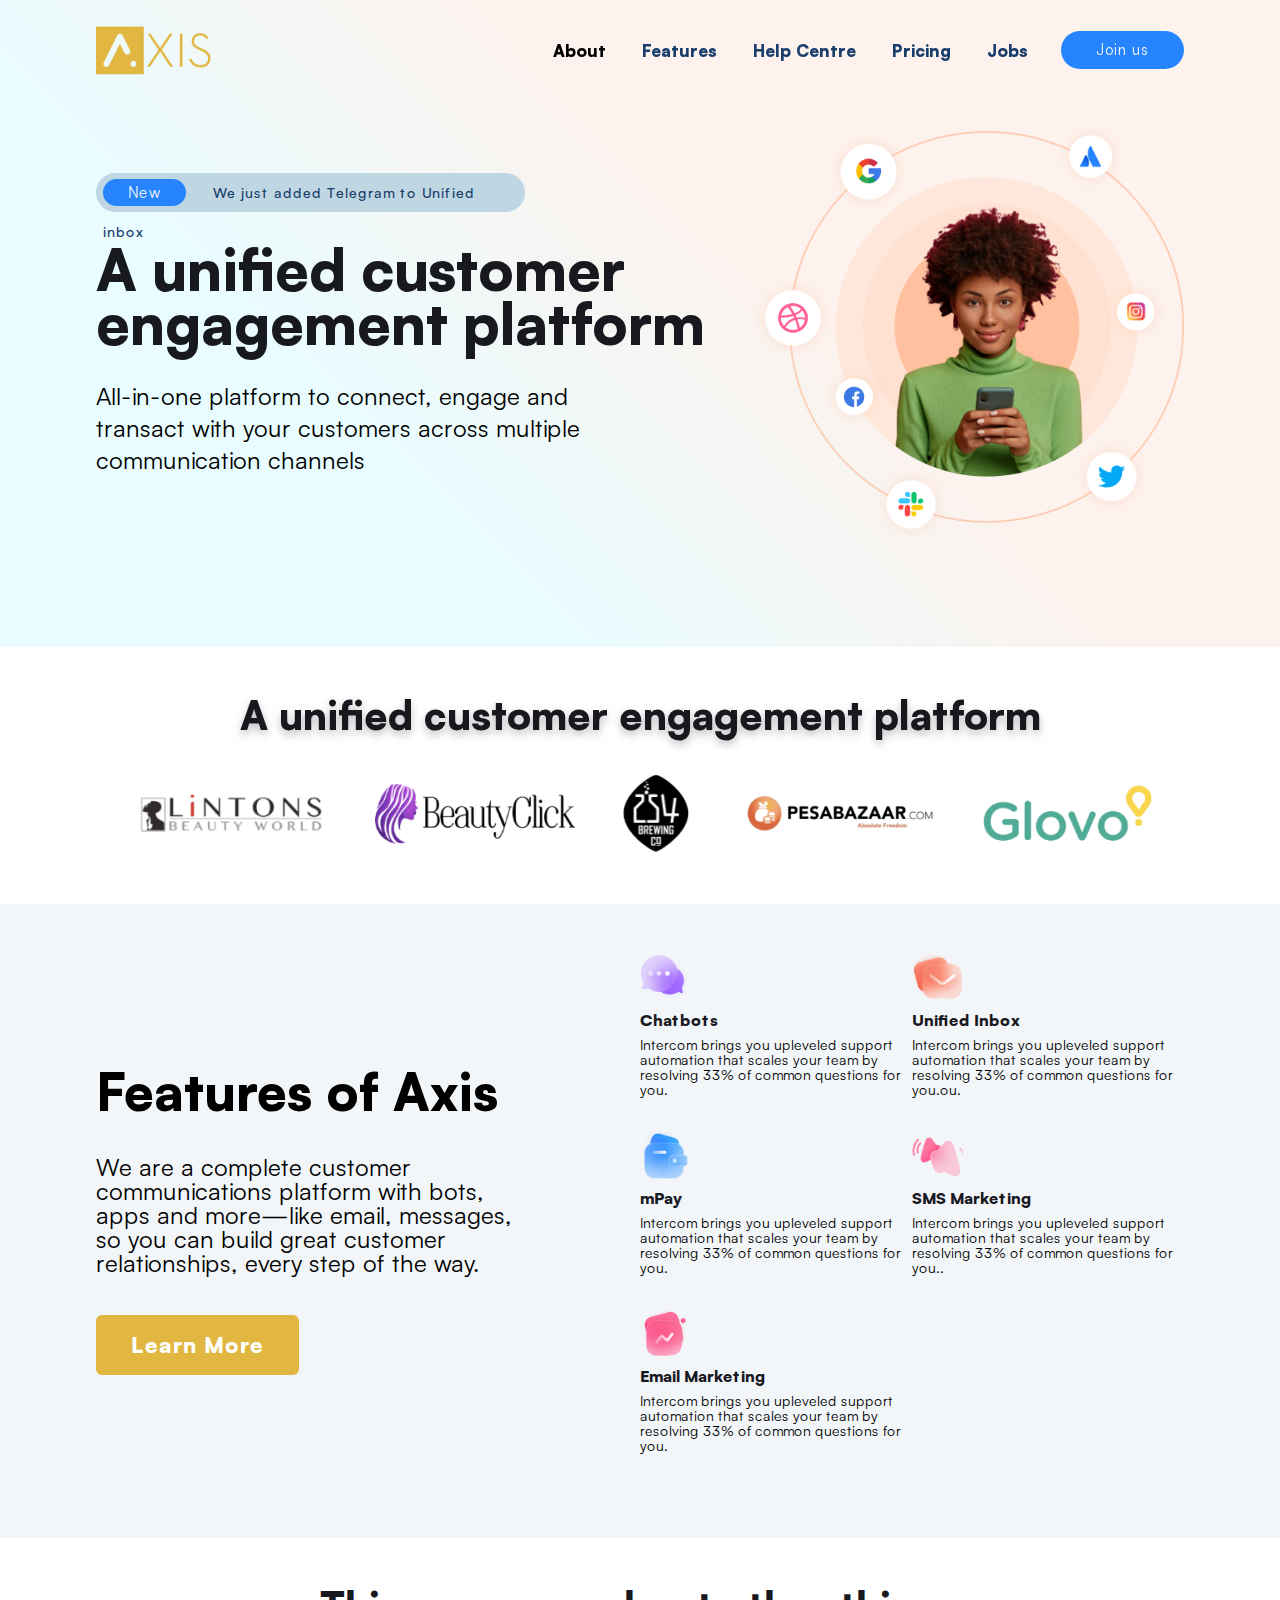
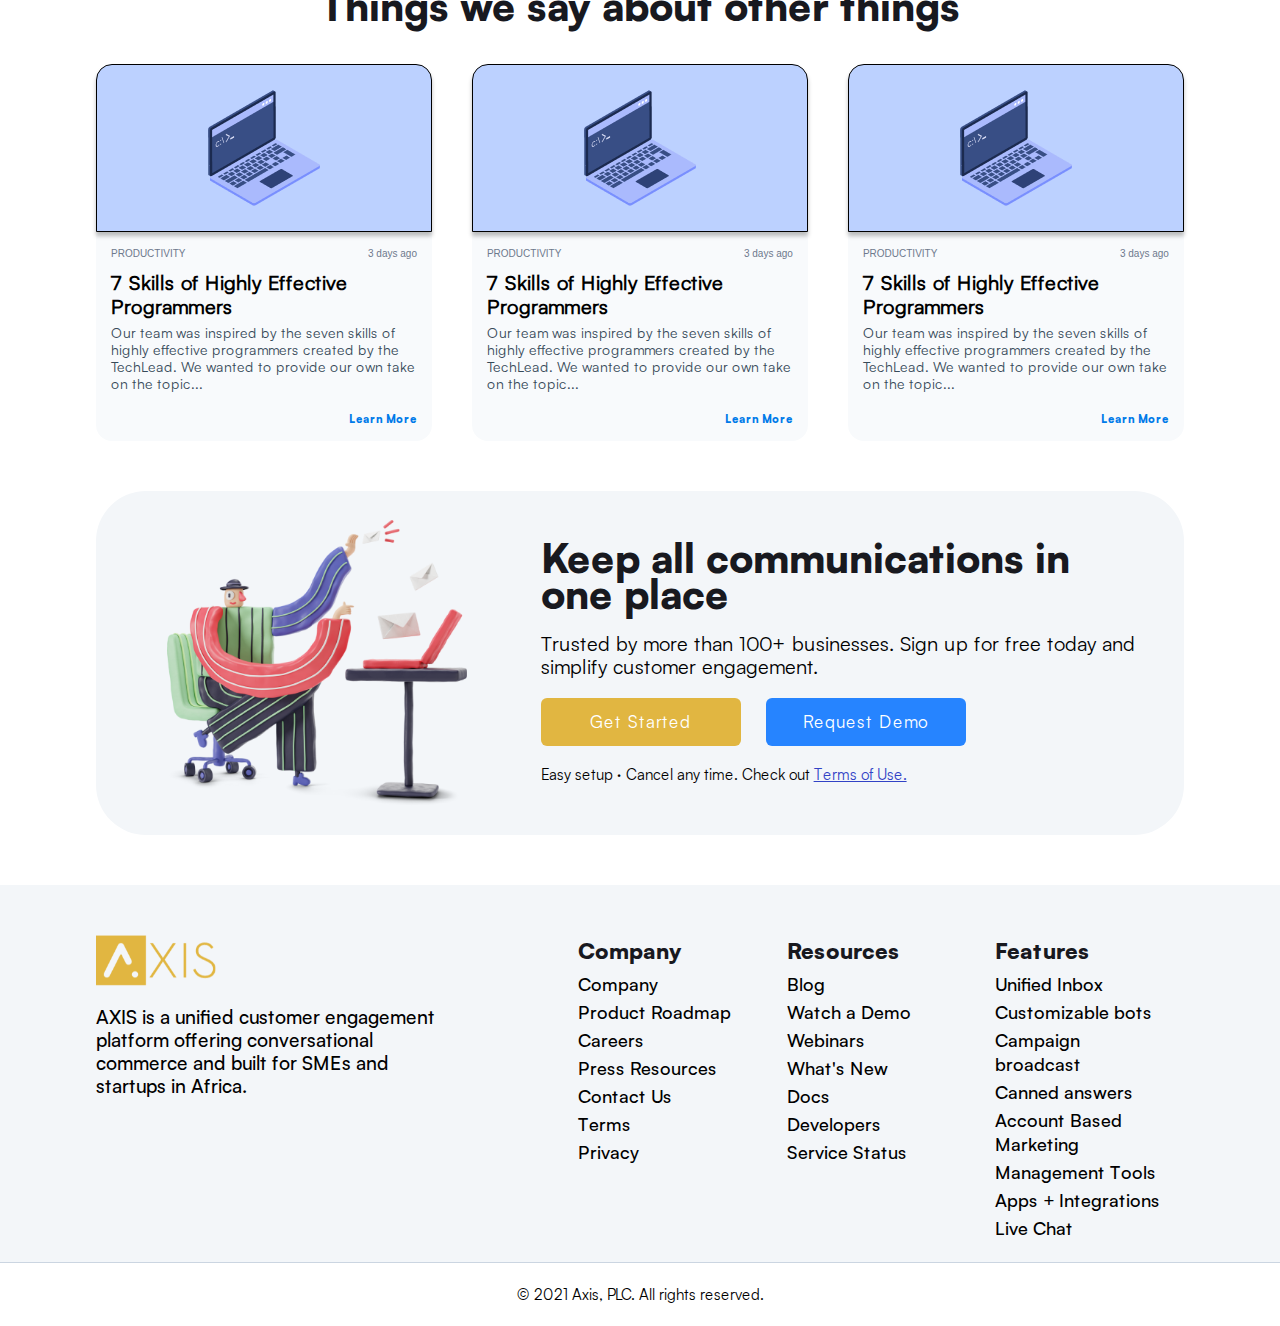
<file: index.html>
<!DOCTYPE html>
<html lang="en">
<head>
    <meta charset="utf-8">
    <title>Axis</title>
    <meta name="viewport" content="width=device-width, initial-scale=1, minimum-scale=1, maximum-scale=1, user-scalable=no"/>
    <link rel="apple-touch-icon" sizes="57x57" href="images/favicon/apple-icon-57x57.png">
    <link rel="apple-touch-icon" sizes="60x60" href="images/favicon/apple-icon-60x60.png">
    <link rel="apple-touch-icon" sizes="72x72" href="images/favicon/apple-icon-72x72.png">
    <link rel="apple-touch-icon" sizes="76x76" href="images/favicon/apple-icon-76x76.png">
    <link rel="apple-touch-icon" sizes="114x114" href="images/favicon/apple-icon-114x114.png">
    <link rel="apple-touch-icon" sizes="120x120" href="images/favicon/apple-icon-120x120.png">
    <link rel="apple-touch-icon" sizes="144x144" href="images/favicon/apple-icon-144x144.png">
    <link rel="apple-touch-icon" sizes="152x152" href="images/favicon/apple-icon-152x152.png">
    <link rel="apple-touch-icon" sizes="180x180" href="images/favicon/apple-icon-180x180.png">
    <link rel="icon" type="image/png" sizes="192x192" href="images/favicon/android-icon-192x192.png">
    <link rel="icon" type="image/png" sizes="32x32" href="images/favicon/favicon-32x32.png">
    <link rel="icon" type="image/png" sizes="96x96" href="images/favicon/favicon-96x96.png">
    <link rel="icon" type="image/png" sizes="16x16" href="images/favicon/favicon-16x16.png">
    <link rel="manifest" href="images/favicon/manifest.json">
    <meta name="msapplication-TileColor" content="#003b4c">
    <meta name="msapplication-TileImage" content="images/favicon/ms-icon-144x144.png">
    <meta name="theme-color" content="#003b4c">

    <link rel="stylesheet" type="text/css" href="css/plugin.css" />
    <link rel="stylesheet" type="text/css" href="css/main.css" />
</head>
<body>
<!-- main_wrapper -->
<div id="main_wrapper" class="clearfloat">
    <!-- mobile_nav_wrapper -->
    <div id="mobile_nav_wrapper">
        <div class="mobile-nav-content">
            <div class="header">
                <a href="#" class="menu-close">&times;</a>
                <a href="#" class="logo">
                    <img src="images/Axis-logo.png" alt="logo">
                </a>
            </div>
            <ul class="mobile-nav">
                <li>
                    <a href="#" class="active">Home</a>
                </li>
                <li>
                    <a href="#">About</a>
                </li>
                <li>
                    <a href="#">Features</a>
                </li>
                <li>
                    <a href="#">Help Centre</a>
                </li>
                <li>
                    <a href="#">Pricing</a>
                </li>
                <li>
                    <a href="#">Contact us</a>
                </li>
            </ul>
        </div>
    </div>
    <!-- mobile_nav_wrapper end -->
<!-- header -->
<section class="bg">
    <header class="scrollingg">
        <div class="wrapper" class="clearfloat">
            <div class="top-bar">
                <div class="col left">
                    <a href="index.html" class="logo"> <img src="images/Axis-logo.png" width="186" height="77" alt="Axis-logo"> </a>
                </div>
                <div class="col right">
                    <div class="menu-icon"><span class="icon-main-menu"></span></div>
                    <div class="main-menu">
                        <ul id="main_nav">
                            <li class="current active">
                                <a href="#">About</a>
                            </li>
                            <li >
                                <a href="#">Features</a>
                            </li>
                            <li >
                                <a href="#">Help Centre</a>
                            </li>
                            <li >
                                <a href="#">Pricing</a>
                            </li>
                            <li>
                                <a href="about-us.html">Jobs</a>
                            </li>
                        </ul>
                    </div>
                    <button class="btn btn-secondary btn-join">
                        <span>Join us</span>
                    </button>
                </div>
            </div>
        </div>
    </header>
    <!-- banner-->
    <div class="customer-banner offset">
        <div class="wrapper">
            <div class="tbl">
                <div class="col left">
                    <div class="new">
                        <button class="btn btn-secondary new-b">
                            <span>New</span>
                        </button>
                        <span class="tele">We just added Telegram to Unified inbox</span>
                    </div>
                    <h1>A unified customer engagement platform</h1>
                    <p>All-in-one platform to connect, engage and transact with your customers across
                        multiple communication channels</p>
                </div>
                <div class="col right bner">
                    <a href="#">
                        <img src="images/Header%20-image.png" width="521" height="494" alt="banner">
                    </a>
                </div>
            </div>
        </div>

    </div>
    <!-- end-of-banner -->
</section>
<!-- end-of-header -->
<!-- partners -->
<section class="partners padding-top-bottom">
         <div class="wrapper">
             <h2 class="centre">A unified customer engagement platform</h2>
             <div class="spo-download centre">
                 <a href="#"> <img src="images/partners/lintons.png" width="248" height="68" alt="lintons"> </a>
                 <a href="#"> <img src="images/partners/beauty-click.png" width="200" height="60" alt="beauty-click"> </a>
                 <a href="#"> <img src="images/partners/254.png" width="82" height="81" alt="254"> </a>
                 <a href="#"> <img src="images/partners/bazaar.png" width="297" height="78" alt="microsoft"> </a>
                 <a href="#"> <img src="images/partners/glovo.png" width="169" height="57" alt="glovo"> </a>
             </div>
         </div>

    <div class="partners-logos">
        <div class="mobile-partners owl-carousel">
            <div class="item">
                               <span class="steps-pic">
                                   <a href="#"><img src="images/partners/lintons.png" width="248" height="68" alt="lintons"></a>
					          </span>
            </div>
            <div class="item">
                               <span class="steps-pic">
						<a href="#"><img src="images/partners/beauty-click.png" width="200" height="60" alt="beauty-click"> </a>
					</span>
            </div>
            <div class="item">
                               <span class="steps-pic">
						<a href="#"><img src="images/partners/254.png" width="82" height="81" alt="254"> </a>
					</span>
            </div>
            <div class="item">
                               <span class="steps-pic">
						<a href="#"><img src="images/partners/bazaar.png" width="297" height="78" alt="microsoft"> </a>
					</span>
            </div>
            <div class="item">
                               <span class="steps-pic">
						<a href="#"><img src="images/partners/glovo.png" width="169" height="57" alt="glovo"> </a>
					</span>
            </div>
        </div>
    </div>
    <!-- end-of-partners-mobile -->
</section>
<!-- end-of-partners -->
<!-- partners-mobile -->
<!-- features-->
<section class="features padding-top-bottom">
    <div class="wrapper">
         <div class="featured-articles">
              <div class="axis">
                  <h3>Features of Axis</h3>
                  <p>
                      We are a complete customer communications platform with bots, apps and more—like email, messages,
                      so you can build great customer relationships, every step of the way.
                  </p>
                  <button class="btn primary-btn">Learn More</button>
              </div>
              <div class="articles">
                  <ul>
                      <li>
                          <div class="icn">
                              <img src="images/icons/Chat.png" width="" height="">
                          </div>
                          <h2 class="ttle">Chatbots</h2>
                          <p>Intercom brings you upleveled support automation that scales your team by resolving 33% of
                              common questions for you.</p>
                      </li>
                      <li>
                          <div class="icn">
                              <img src="images/icons/Message.png" width="" height="">
                          </div>
                          <h2 class="ttle">Unified Inbox</h2>
                          <p>Intercom brings you upleveled support automation that scales your team by
                              resolving 33% of common questions for you.ou.</p>
                      </li>
                      <li>
                          <div class="icn">
                              <img src="images/icons/Wallet.png" width="" height="">
                          </div>
                          <h2 class="ttle">mPay</h2>
                          <p>Intercom brings you upleveled support automation that scales your team by resolving
                              33% of common questions for you.</p>
                      </li>
                      <li>
                          <div class="icn">
                              <img src="images/icons/Volume.png" width="" height="">
                          </div>
                          <h2 class="ttle">SMS Marketing</h2>
                          <p>Intercom brings you upleveled support automation that scales your team
                              by resolving 33% of common questions for you..</p>
                      </li>
                      <li>
                          <div class="icn">
                              <img src="images/icons/Activity.png" width="" height="">
                          </div>
                          <h2 class="ttle">Email Marketing</h2>
                          <p>Intercom brings you upleveled support automation that
                              scales your team by resolving 33% of common questions for you.</p>
                      </li>
                  </ul>
             </div>
         </div>
    </div>
</section>
<!-- end-of-features -->
<!-- things-->
<section class="things padding-top-bottom">
         <div class="wrapper">
             <h2 class="centre">Things we say about other things</h2>
             <div class="laptops">
                 <ul>
                     <li>
                         <div class="pic-wrapper">
                             <img src="images/Laptop.png" alt="">
                         </div>
                         <div class="content">
                          <div class="date tbl">
                              <span class=" col left">PRODUCTIVITY</span>
                              <span class=" col right">3 days ago</span>
                          </div>
                           <a href="#">
                          <span class="captn">7 Skills of Highly Effective Programmers</span>
                          <p> Our team was inspired by the seven skills of highly effective programmers created by the TechLead.
                              We wanted to provide our own take on the topic... </p>
                           <span class="right"><span class="primary-btn transparent-btn">Learn More</span></span>
                             </a>
                         </div>
                     </li>
                     <li>
                         <div class="pic-wrapper">
                             <img src="images/Laptop.png" alt="">
                         </div>
                         <div class="content">
                             <div class="date tbl">
                                 <span class=" col left">PRODUCTIVITY</span>
                                 <span class=" col right">3 days ago</span>
                             </div>
                             <a href="#">
                                 <span class="captn">7 Skills of Highly Effective Programmers</span>
                                 <p> Our team was inspired by the seven skills of highly effective programmers created by the TechLead.
                                     We wanted to provide our own take on the topic... </p>
                                 <span class="right"><span class="primary-btn transparent-btn">Learn More</span></span>
                             </a>
                         </div>
                     </li>
                     <li>
                         <div class="pic-wrapper">
                             <img src="images/Laptop.png" alt="">
                         </div>
                         <div class="content">
                             <div class="date tbl">
                                 <span class=" col left">PRODUCTIVITY</span>
                                 <span class=" col right">3 days ago</span>
                             </div>
                             <a href="#">
                                 <span class="captn">7 Skills of Highly Effective Programmers</span>
                                 <p> Our team was inspired by the seven skills of highly effective programmers created by the TechLead.
                                     We wanted to provide our own take on the topic... </p>
                                 <span class="right"><span class="primary-btn transparent-btn">Learn More</span></span>
                             </a>
                         </div>
                     </li>
                 </ul>
             </div>
         </div>

</section>
<!-- end-of-things -->
<!-- communication-->
<section class="communication">
    <div class="wrapper">
         <div class="comm">
             <div class="tbl">
                 <div class="col left">
                     <img src="images/communication.png" class="talk">
                 </div>
                 <div class="col right">
                     <h2>Keep all communications in one place </h2>
                     <p>Trusted by more than 100+ businesses. Sign up
                       for free today and simplify customer engagement.
                     </p>
                     <div class="btn-side">
                         <button class="btn primary-btn">Get Started</button>
                         <button class="btn primary-btn blue">Request Demo</button>
                     </div>
                     <p class="set-up">Easy setup · Cancel any time. Check out <a href="#">Terms of Use.</a></p>

                 </div>
             </div>
         </div>
    </div>

</section>
<!-- end-of-communication -->
<!-- footer-->
<section class="footer bg-blue margin-top">
        <div class="wrapper">
            <div class="footer-links">
                <div class="col left">
                    <a href="index.html" class="logo">
                        <img src="images/Axis-logo.png" width="186" height="77" alt="Axis-logo"> </a>
                    <p>
                        AXIS is a unified customer
                        engagement platform offering conversational commerce and built for
                        SMEs and startups in Africa. </p>
                </div>
                <div class="col right">
                    <div class="block">
                        <h2 class="ttle">Company</h2>
                        <div class="links-wrap">
                            <ul style="display: block">
                                <li><a href="#">Company</a></li>
                                <li><a href="#">Product Roadmap</a></li>
                                <li><a href="#">Careers</a></li>
                                <li><a href="#">Press Resources</a></li>
                                <li><a href="#">Contact Us</a></li>
                                <li><a href="#">Terms</a></li>
                                <li><a href="#">Privacy</a></li>
                            </ul>
                        </div>
                    </div>
                    <div class="block">
                        <h2 class="ttle">Resources</h2>
                        <div class="links-wrap">
                            <ul style="display: block">
                                <li><a href="#"> Blog</a></li>
                                <li><a href="#">Watch a Demo</a></li>
                                <li><a href="#">Webinars</a></li>
                                <li><a href="#">What's New</a></li>
                                <li><a href="#">Docs</a></li>
                                <li><a href="#">Developers</a></li>
                                <li><a href="#">Service Status</a></li>
                            </ul>
                        </div>
                    </div>
                    <div class="block">
                        <h2 class="ttle">Features</h2>
                        <div class="links-wrap">
                            <ul style="display: block">
                                <li><a href="#">Unified Inbox</a></li>
                                <li><a href="#">Customizable bots</a></li>
                                <li><a href="#"> Campaign broadcast</a></li>
                                <li><a href="#">Canned answers</a></li>
                                <li><a href="#">Account Based Marketing</a></li>
                                <li><a href="#">Management Tools</a></li>
                                <li><a href="#">Apps + Integrations</a></li>
                                <li><a href="#">Live Chat</a></li>
                            </ul>
                        </div>
                    </div>
                </div>
        </div>
    </div>
</section>

<section class="copywright">
    <div class="strip">
        <p class="centre">© 2021 Axis, PLC. All rights reserved.</p>

    </div>
</section>
<!-- footer -->
</div>
<script type="text/javascript" src="js/jquery-3.4.1.min.js"></script>
<script type="text/javascript" src="js/plugins.js"></script>
<script type="text/javascript" src="js/main.js"></script>
</body>
</file>
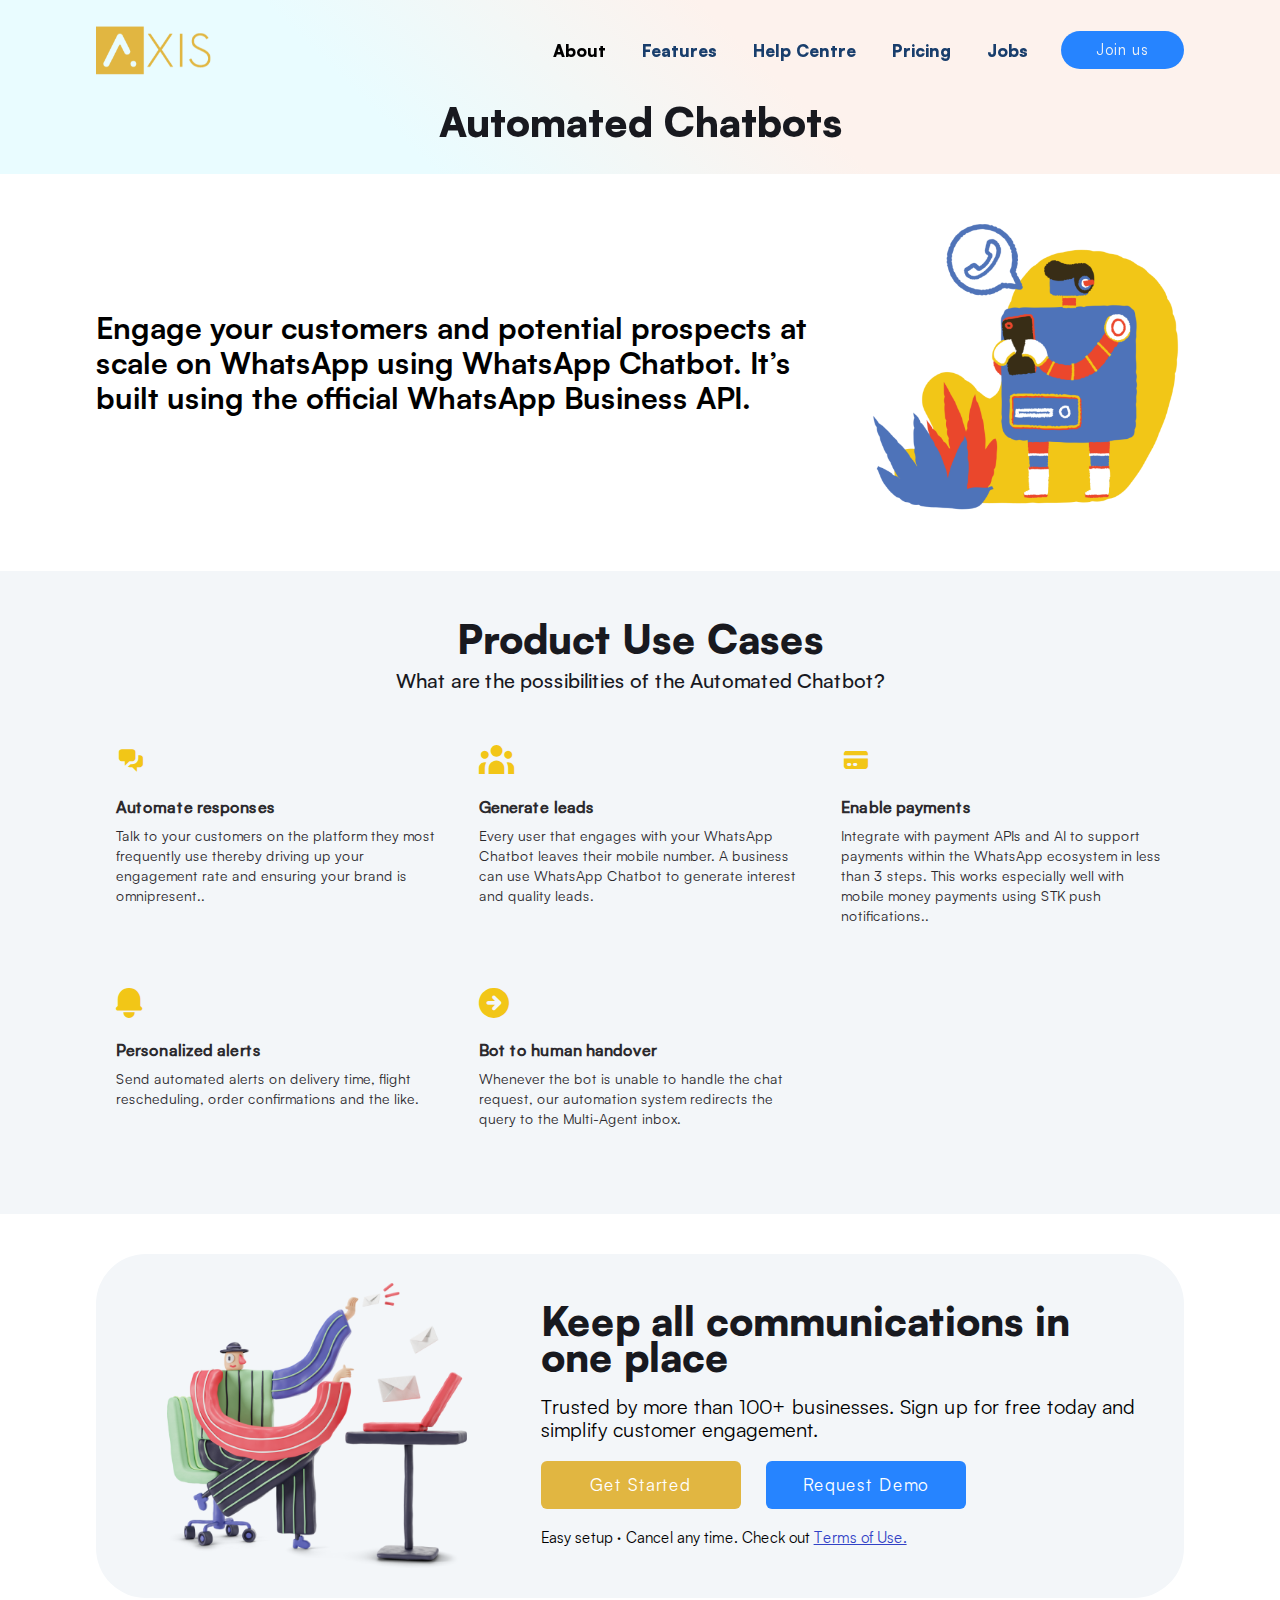
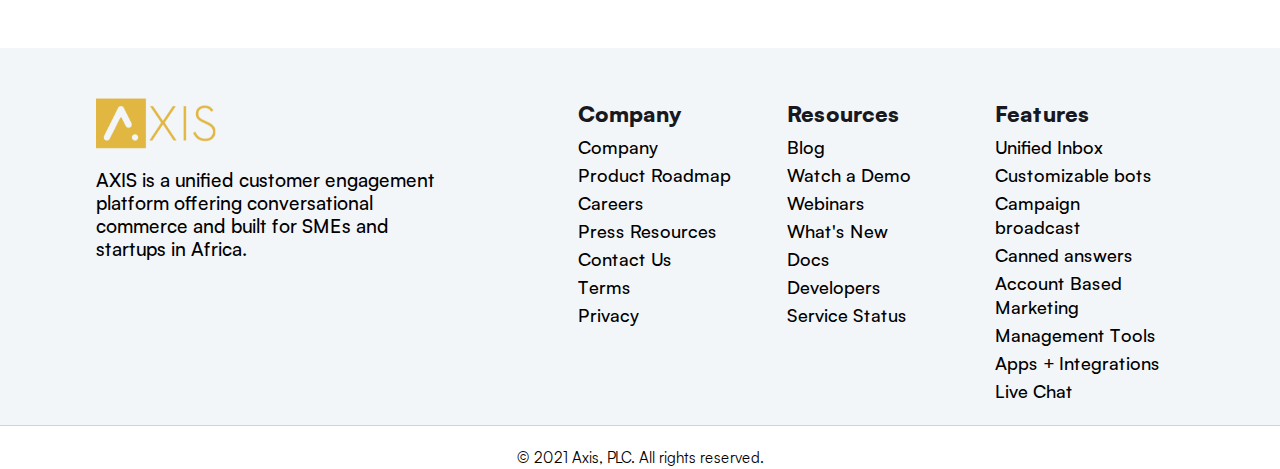
<file: chatbox.html>
<!DOCTYPE html>
<html lang="en">
<head>
    <meta charset="utf-8">
    <title>Axis</title>
    <meta name="viewport" content="width=device-width, initial-scale=1, minimum-scale=1, maximum-scale=1, user-scalable=no"/>
    <link rel="apple-touch-icon" sizes="57x57" href="images/favicon/apple-icon-57x57.png">
    <link rel="apple-touch-icon" sizes="60x60" href="images/favicon/apple-icon-60x60.png">
    <link rel="apple-touch-icon" sizes="72x72" href="images/favicon/apple-icon-72x72.png">
    <link rel="apple-touch-icon" sizes="76x76" href="images/favicon/apple-icon-76x76.png">
    <link rel="apple-touch-icon" sizes="114x114" href="images/favicon/apple-icon-114x114.png">
    <link rel="apple-touch-icon" sizes="120x120" href="images/favicon/apple-icon-120x120.png">
    <link rel="apple-touch-icon" sizes="144x144" href="images/favicon/apple-icon-144x144.png">
    <link rel="apple-touch-icon" sizes="152x152" href="images/favicon/apple-icon-152x152.png">
    <link rel="apple-touch-icon" sizes="180x180" href="images/favicon/apple-icon-180x180.png">
    <link rel="icon" type="image/png" sizes="192x192" href="images/favicon/android-icon-192x192.png">
    <link rel="icon" type="image/png" sizes="32x32" href="images/favicon/favicon-32x32.png">
    <link rel="icon" type="image/png" sizes="96x96" href="images/favicon/favicon-96x96.png">
    <link rel="icon" type="image/png" sizes="16x16" href="images/favicon/favicon-16x16.png">
    <link rel="manifest" href="images/favicon/manifest.json">
    <meta name="msapplication-TileColor" content="#003b4c">
    <meta name="msapplication-TileImage" content="images/favicon/ms-icon-144x144.png">
    <meta name="theme-color" content="#003b4c">

    <link rel="stylesheet" type="text/css" href="css/plugin.css" />
    <link rel="stylesheet" type="text/css" href="css/main.css" />
</head>
<body>

<!-- header -->
<section class="inside-pages-topper">
    <header class="scrollingg">
        <div class="wrapper">
            <div class="top-bar">
                <div class="tbl">
                    <div class="col left">
                        <a href="index.html" class="logo"> <img src="images/Axis-logo.png" width="186" height="77" alt="Axis-logo"> </a>
                    </div>
                    <div class="col right">
                        <div class="main-menu">
                            <ul id="main_nav">
                                <li class="current active">
                                    <a href="#">About</a>
                                </li>
                                <li >
                                    <a href="#">Features</a>
                                </li>
                                <li >
                                    <a href="#">Help Centre</a>
                                </li>
                                <li >
                                    <a href="#">Pricing</a>
                                </li>
                                <li>
                                    <a href="about-us.html">Jobs</a>
                                </li>
                            </ul>
                        </div>
                        <button class="btn btn-secondary btn-join">
                            <span>Join us</span>
                        </button>
                    </div>
                </div>

                <h2 class="centre">Automated Chatbots</h2>
            </div>
        </div>
    </header>
</section>
<!-- end-of-header -->
<!-- products-->
<section class="products padding-top-bottom">
        <div class="package">
            <!-- card -->
            <div class="wrapper">
            <div class="card-left">
                <div class="col-content">
                    <p>
                        Engage your customers and potential prospects
                        at scale on WhatsApp using WhatsApp Chatbot. It’s built using the official WhatsApp Business API.</p>
                </div>
                <div class="col-img">
                    <img src="images/robot.png"> </div>
            </div>
            </div>
        </div>
</section>
<!-- end-of-products -->
<!-- products-cases-->
<section class="products-cases bg-blue padding-top-bottom">
    <div class="wrapper">
        <h2 class="centre"> Product Use Cases
            <span>What are the possibilities of the Automated Chatbot?</span>
        </h2>

        <ul>
            <li class="current active equal-height">
                <a href="#">
                    <span class="icn icon-chat"></span>
                    <h5>Automate responses</h5>
                    <p>Talk to your customers on the platform they most
                        frequently use thereby driving up your engagement rate and ensuring your
                        brand is omnipresent..</p>
                </a>
            </li>
            <li class="equal-height">
                <a href="#">
                    <span class="icn icon-people"></span>
                    <h5>Generate leads</h5>
                    <p>Every user that engages with your WhatsApp Chatbot leaves their mobile number. A business can use
                        WhatsApp Chatbot to generate interest and quality leads.</p>
                </a>
            </li>
            <li class="equal-height">
                <a href="#">
                    <span class="icn icon-Frame"></span>
                    <h5>Enable payments</h5>
                    <p>Integrate with payment APIs and AI to support payments within the WhatsApp ecosystem in less than 3 steps.
                        This works especially well with mobile money payments using STK push notifications..</p>
                </a>
            </li>
            <li class="equal-height">
                <a href="#">
                    <span class="icn icon-bell"></span>
                    <h5>Personalized alerts</h5>
                    <p>Send automated alerts on delivery time, flight rescheduling, order confirmations and the like.</p>
                </a>
            </li>
            <li class="equal-height">
                <a href="#">
                    <span class="icn icon-arrow-circle"></span>
                    <h5>Bot to human handover</h5>
                    <p>Whenever the bot is unable to handle the chat request, our automation system redirects the query to the Multi-Agent inbox.</p>
                </a>
            </li>
        </ul>
    </div>
</section>
<!-- end-of-products-cases -->

<!-- communication-->
<section class="communication padding-top">
    <div class="wrapper">
         <div class="comm">
             <div class="tbl">
                 <div class="col left">
                     <img src="images/communication.png" class="talk">
                 </div>
                 <div class="col right">
                     <h2>Keep all communications in one place </h2>
                     <p>Trusted by more than 100+ businesses. Sign up
                       for free today and simplify customer engagement.
                     </p>
                     <div class="btn-side">
                         <button class="btn primary-btn">Get Started</button>
                         <button class="btn primary-btn blue">Request Demo</button>
                     </div>
                     <p class="set-up">Easy setup · Cancel any time. Check out <a href="#">Terms of Use.</a></p>

                 </div>
             </div>
         </div>
    </div>

</section>
<!-- end-of-communication -->
<!-- footer-->
<section class="footer bg-blue margin-top">
    <div class="wrapper">
        <div class="footer-links">
            <div class="col left">
                <a href="index.html" class="logo">
                    <img src="images/Axis-logo.png" width="186" height="77" alt="Axis-logo"> </a>
                <p>
                    AXIS is a unified customer
                    engagement platform offering conversational commerce and built for
                    SMEs and startups in Africa. </p>
            </div>
            <div class="col right">
                <div class="block">
                    <h2 class="ttle">Company</h2>
                    <div class="links-wrap">
                        <ul style="display: block">
                            <li><a href="#">Company</a></li>
                            <li><a href="#">Product Roadmap</a></li>
                            <li><a href="#">Careers</a></li>
                            <li><a href="#">Press Resources</a></li>
                            <li><a href="#">Contact Us</a></li>
                            <li><a href="#">Terms</a></li>
                            <li><a href="#">Privacy</a></li>
                        </ul>
                    </div>
                </div>
                <div class="block">
                    <h2 class="ttle">Resources</h2>
                    <div class="links-wrap">
                        <ul style="display: block">
                            <li><a href="#"> Blog</a></li>
                            <li><a href="#">Watch a Demo</a></li>
                            <li><a href="#">Webinars</a></li>
                            <li><a href="#">What's New</a></li>
                            <li><a href="#">Docs</a></li>
                            <li><a href="#">Developers</a></li>
                            <li><a href="#">Service Status</a></li>
                        </ul>
                    </div>
                </div>
                <div class="block">
                    <h2 class="ttle">Features</h2>
                    <div class="links-wrap">
                        <ul style="display: block">
                            <li><a href="#">Unified Inbox</a></li>
                            <li><a href="#">Customizable bots</a></li>
                            <li><a href="#"> Campaign broadcast</a></li>
                            <li><a href="#">Canned answers</a></li>
                            <li><a href="#">Account Based Marketing</a></li>
                            <li><a href="#">Management Tools</a></li>
                            <li><a href="#">Apps + Integrations</a></li>
                            <li><a href="#">Live Chat</a></li>
                        </ul>
                    </div>
                </div>
            </div>
        </div>
    </div>
</section>

<section class="copywright">
    <div class="strip">
        <p class="centre">© 2021 Axis, PLC. All rights reserved.</p>

    </div>
</section>
<!-- footer -->
<script type="text/javascript" src="js/jquery-3.4.1.min.js"></script>
<script type="text/javascript" src="js/plugins.js"></script>
<script type="text/javascript" src="js/main.js"></script>
</body>
</file>
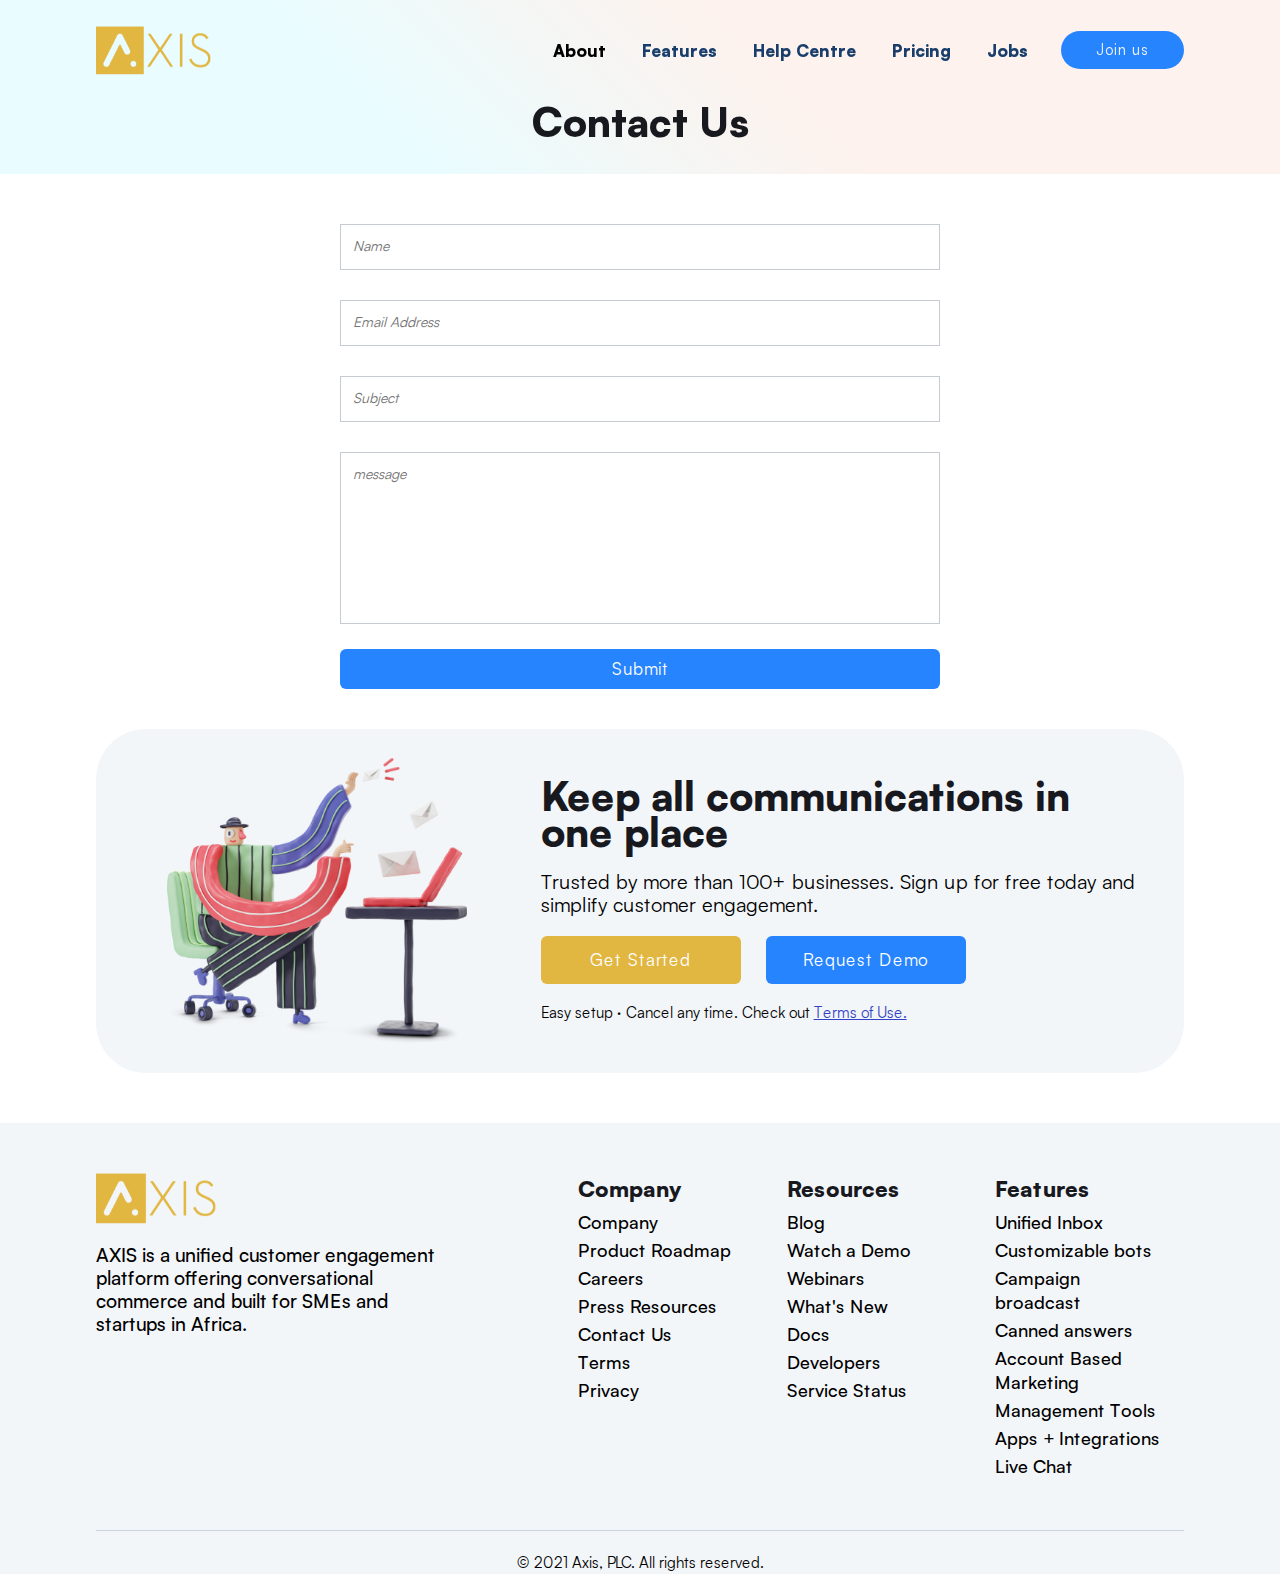
<file: contacts.html>
<!DOCTYPE html>
<html lang="en">
<head>
    <meta charset="utf-8">
    <title>Axis</title>
    <meta name="viewport" content="width=device-width, initial-scale=1, minimum-scale=1, maximum-scale=1, user-scalable=no"/>
    <link rel="apple-touch-icon" sizes="57x57" href="images/favicon/apple-icon-57x57.png">
    <link rel="apple-touch-icon" sizes="60x60" href="images/favicon/apple-icon-60x60.png">
    <link rel="apple-touch-icon" sizes="72x72" href="images/favicon/apple-icon-72x72.png">
    <link rel="apple-touch-icon" sizes="76x76" href="images/favicon/apple-icon-76x76.png">
    <link rel="apple-touch-icon" sizes="114x114" href="images/favicon/apple-icon-114x114.png">
    <link rel="apple-touch-icon" sizes="120x120" href="images/favicon/apple-icon-120x120.png">
    <link rel="apple-touch-icon" sizes="144x144" href="images/favicon/apple-icon-144x144.png">
    <link rel="apple-touch-icon" sizes="152x152" href="images/favicon/apple-icon-152x152.png">
    <link rel="apple-touch-icon" sizes="180x180" href="images/favicon/apple-icon-180x180.png">
    <link rel="icon" type="image/png" sizes="192x192" href="images/favicon/android-icon-192x192.png">
    <link rel="icon" type="image/png" sizes="32x32" href="images/favicon/favicon-32x32.png">
    <link rel="icon" type="image/png" sizes="96x96" href="images/favicon/favicon-96x96.png">
    <link rel="icon" type="image/png" sizes="16x16" href="images/favicon/favicon-16x16.png">
    <link rel="manifest" href="images/favicon/manifest.json">
    <meta name="msapplication-TileColor" content="#003b4c">
    <meta name="msapplication-TileImage" content="images/favicon/ms-icon-144x144.png">
    <meta name="theme-color" content="#003b4c">

    <link rel="stylesheet" type="text/css" href="css/plugin.css" />
    <link rel="stylesheet" type="text/css" href="css/main.css" />
</head>
<body>

<!-- header -->
<section class="inside-pages-topper">
    <header class="scrollingg">
        <div class="wrapper">
            <div class="top-bar">
                <div class="tbl">
                    <div class="col left">
                        <a href="index.html" class="logo"> <img src="images/Axis-logo.png" width="186" height="77" alt="Axis-logo"> </a>
                    </div>
                    <div class="col right">
                        <div class="main-menu">
                            <ul id="main_nav">
                                <li class="current active">
                                    <a href="#">About</a>
                                </li>
                                <li >
                                    <a href="#">Features</a>
                                </li>
                                <li >
                                    <a href="#">Help Centre</a>
                                </li>
                                <li >
                                    <a href="#">Pricing</a>
                                </li>
                                <li>
                                    <a href="about-us.html">Jobs</a>
                                </li>
                            </ul>
                        </div>
                        <button class="btn btn-secondary btn-join">
                            <span>Join us</span>
                        </button>
                    </div>
                </div>

                <h2 class="centre">Contact Us</h2>
            </div>
        </div>
    </header>
</section>
<!-- end-of-header -->
<!-- form -->
<section class="conts padding-top-bottom">
    <!-- contact-form -->
    <div class="wrapper">
        <form id="frmLead">
            <input type="text" name="name" id="name" placeholder="Name" class="conts-input"/>
            <input type="email" name="email" id="email" placeholder="Email Address" class="conts-input"/>
            <input type="subj" name="subject" id="Subject" placeholder="Subject" class="conts-input"/>
            <textarea name="txtarea" rows="8" id="txtarea" placeholder="message" class="conts-txtarea"></textarea>
            <div class="msg-error" style="display: none">This is dummy error message content generated by Eunita.</div>
            <a href="#" class="btn primary-btn blue">Submit</a>
        </form>
    </div>

    <!-- contact-form end -->
</section>
<!-- end-of-form -->

<!-- communication-->
<section class="communication padding-top">
    <div class="wrapper">
         <div class="comm">
             <div class="tbl">
                 <div class="col left">
                     <img src="images/communication.png" class="talk">
                 </div>
                 <div class="col right">
                     <h2>Keep all communications in one place </h2>
                     <p>Trusted by more than 100+ businesses. Sign up
                       for free today and simplify customer engagement.
                     </p>
                     <div class="btn-side">
                         <button class="btn primary-btn">Get Started</button>
                         <button class="btn primary-btn blue">Request Demo</button>
                     </div>
                     <p class="set-up">Easy setup · Cancel any time. Check out <a href="#">Terms of Use.</a></p>

                 </div>
             </div>
         </div>
    </div>

</section>
<!-- end-of-communication -->
<!-- footer-->
<section class="footer bg-blue margin-top">
    <div class="wrapper">
         <div class="tbl">
              <div class="col left">
                  <a href="index.html" class="logo">
                      <img src="images/Axis-logo.png" width="186" height="77" alt="Axis-logo"> </a>
                  <p>
                  AXIS is a unified customer
                  engagement platform offering conversational commerce and built for
                  SMEs and startups in Africa. </p>
              </div>
              <div class="col right">
                  <div class="block">
                      <h2 class="ttle">Company</h2>
                      <ul>
                          <li><a href="#">Company</a></li>
                          <li><a href="#">Product Roadmap</a></li>
                          <li><a href="#">Careers</a></li>
                          <li><a href="#">Press Resources</a></li>
                          <li><a href="#">Contact Us</a></li>
                          <li><a href="#">Terms</a></li>
                          <li><a href="#">Privacy</a></li>
                      </ul>
                  </div>
                  <div class="block">
                      <h2 class="ttle">Resources</h2>
                      <ul>
                          <li><a href="#"> Blog</a></li>
                          <li><a href="#">Watch a Demo</a></li>
                          <li><a href="#">Webinars</a></li>
                          <li><a href="#">What's New</a></li>
                          <li><a href="#">Docs</a></li>
                          <li><a href="#">Developers</a></li>
                          <li><a href="#">Service Status</a></li>
                      </ul>
                  </div>
                  <div class="block">
                      <h2 class="ttle">Features</h2>
                      <ul>
                          <li><a href="#">Unified Inbox</a></li>
                          <li><a href="#">Customizable bots</a></li>
                          <li><a href="#"> Campaign broadcast</a></li>
                          <li><a href="#">Canned answers</a></li>
                          <li><a href="#">Account Based Marketing</a></li>
                          <li><a href="#">Management Tools</a></li>
                          <li><a href="#">Apps + Integrations</a></li>
                          <li><a href="#">Live Chat</a></li>
                      </ul>
                  </div>
              </div>
         </div>
        <div class="strip">

            <p class="centre">© 2021 Axis, PLC. All rights reserved.</p>

        </div>
    </div>
</section>
<script type="text/javascript" src="js/jquery-3.4.1.min.js"></script>
<script type="text/javascript" src="js/plugins.js"></script>
<script type="text/javascript" src="js/main.js"></script>
</body>
</file>
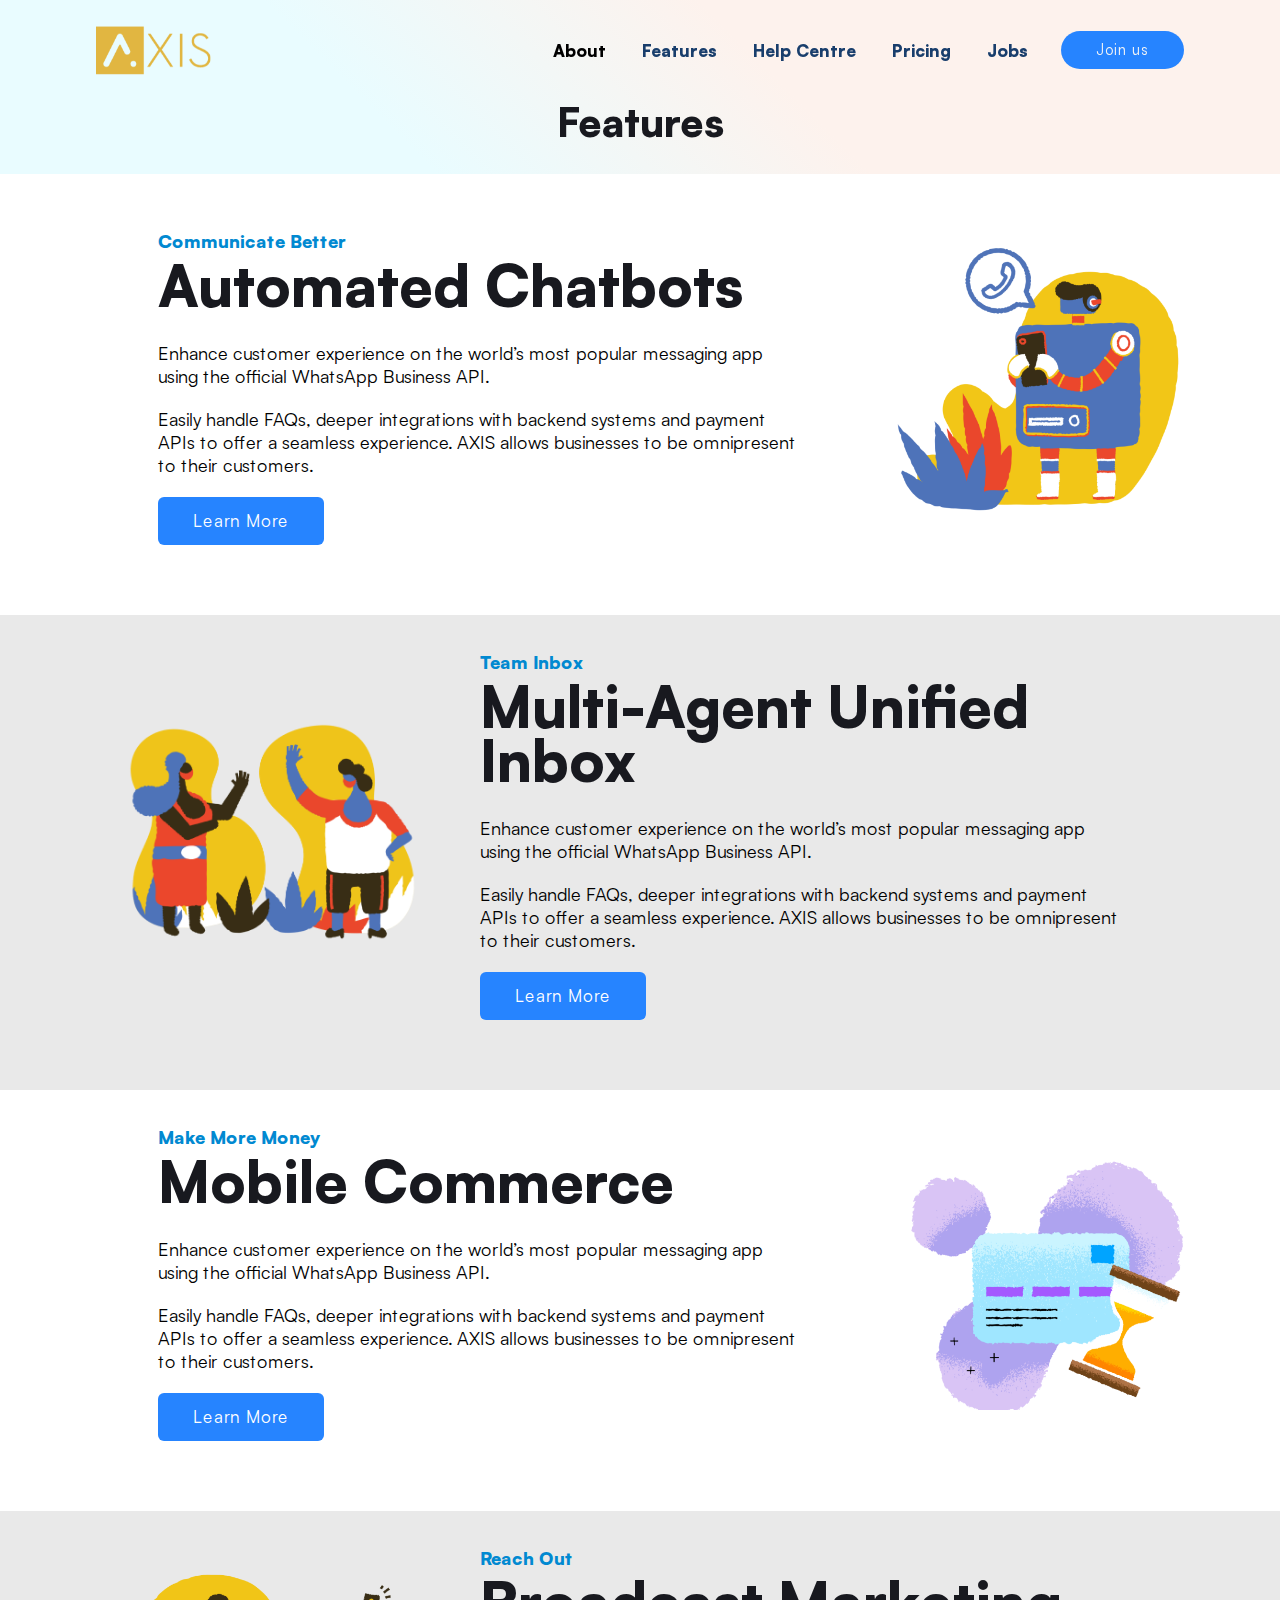
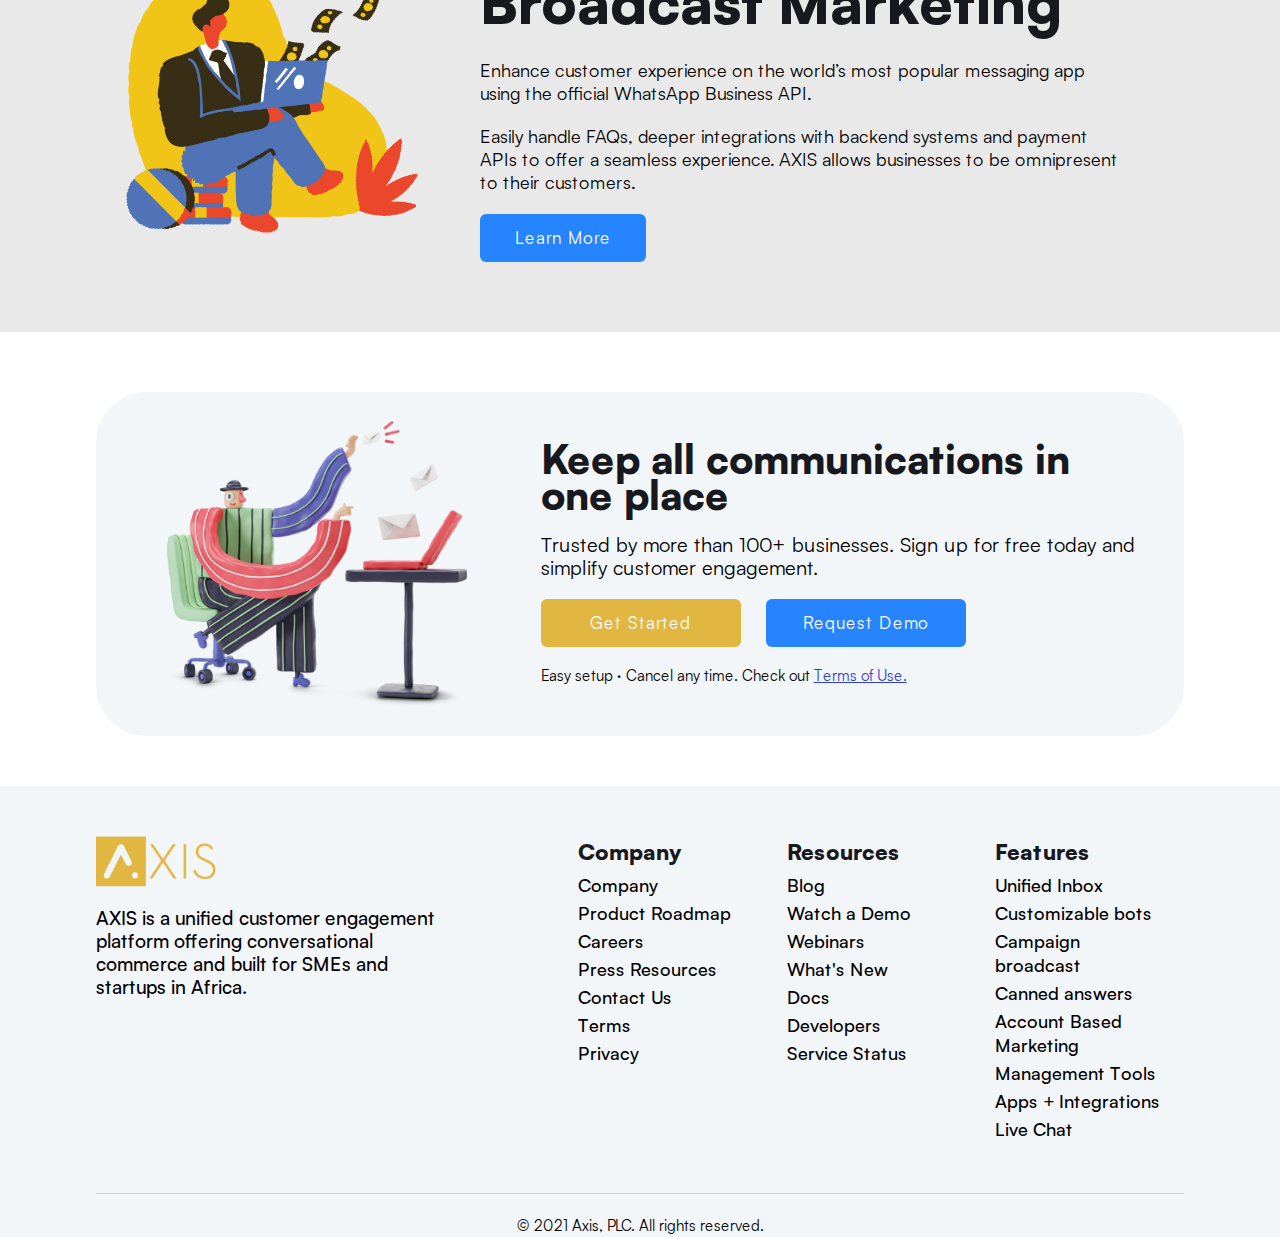
<file: features.html>
<!DOCTYPE html>
<html lang="en">
<head>
    <meta charset="utf-8">
    <title>Axis</title>
    <meta name="viewport" content="width=device-width, initial-scale=1, minimum-scale=1, maximum-scale=1, user-scalable=no"/>
    <link rel="apple-touch-icon" sizes="57x57" href="images/favicon/apple-icon-57x57.png">
    <link rel="apple-touch-icon" sizes="60x60" href="images/favicon/apple-icon-60x60.png">
    <link rel="apple-touch-icon" sizes="72x72" href="images/favicon/apple-icon-72x72.png">
    <link rel="apple-touch-icon" sizes="76x76" href="images/favicon/apple-icon-76x76.png">
    <link rel="apple-touch-icon" sizes="114x114" href="images/favicon/apple-icon-114x114.png">
    <link rel="apple-touch-icon" sizes="120x120" href="images/favicon/apple-icon-120x120.png">
    <link rel="apple-touch-icon" sizes="144x144" href="images/favicon/apple-icon-144x144.png">
    <link rel="apple-touch-icon" sizes="152x152" href="images/favicon/apple-icon-152x152.png">
    <link rel="apple-touch-icon" sizes="180x180" href="images/favicon/apple-icon-180x180.png">
    <link rel="icon" type="image/png" sizes="192x192" href="images/favicon/android-icon-192x192.png">
    <link rel="icon" type="image/png" sizes="32x32" href="images/favicon/favicon-32x32.png">
    <link rel="icon" type="image/png" sizes="96x96" href="images/favicon/favicon-96x96.png">
    <link rel="icon" type="image/png" sizes="16x16" href="images/favicon/favicon-16x16.png">
    <link rel="manifest" href="images/favicon/manifest.json">
    <meta name="msapplication-TileColor" content="#003b4c">
    <meta name="msapplication-TileImage" content="images/favicon/ms-icon-144x144.png">
    <meta name="theme-color" content="#003b4c">

    <link rel="stylesheet" type="text/css" href="css/plugin.css" />
    <link rel="stylesheet" type="text/css" href="css/main.css" />
</head>
<body>

<!-- header -->
<section class="inside-pages-topper">
    <header class="scrollingg">
        <div class="wrapper">
            <div class="top-bar">
                <div class="tbl">
                    <div class="col left">
                        <a href="index.html" class="logo"> <img src="images/Axis-logo.png" width="186" height="77" alt="Axis-logo"> </a>
                    </div>
                    <div class="col right">
                        <div class="main-menu">
                            <ul id="main_nav">
                                <li class="current active">
                                    <a href="#">About</a>
                                </li>
                                <li >
                                    <a href="#">Features</a>
                                </li>
                                <li >
                                    <a href="#">Help Centre</a>
                                </li>
                                <li >
                                    <a href="#">Pricing</a>
                                </li>
                                <li>
                                    <a href="about-us.html">Jobs</a>
                                </li>
                            </ul>
                        </div>
                        <button class="btn btn-secondary btn-join">
                            <span>Join us</span>
                        </button>
                    </div>
                </div>

                <h2 class="centre">Features</h2>
            </div>
        </div>
    </header>
</section>
<!-- end-of-header -->
<!-- chat-box-->
<section class="chat-box">
        <div class="package">
            <!-- card -->
            <div class="wrapper">
            <div class="card-left">
                <div class="col-content">
                    <span class="blue-text">Communicate Better </span>
                    <h1 class="chat-box-heading">Automated Chatbots</h1>
                    <p>
                        Enhance customer experience on the world’s most popular messaging app using the official WhatsApp Business API.</p>
                        <p>Easily handle FAQs, deeper integrations with backend systems and payment APIs to offer a seamless experience. AXIS allows businesses to be omnipresent to their customers.
                    </p>

                     <a class="btn primary-btn blue" href="#" target="_blank"><span>Learn More</span></a>
                </div>
                <div class="col-img">
                    <img src="images/robot.png"> </div>
            </div>
            </div>
        </div>
        <div class="package">
        <div class="wrapper">
            <div class="card-left">
                <div class="col-content">
                    <span class="blue-text">Team Inbox</span>
                    <h1 class="chat-box-heading">Multi-Agent Unified Inbox</h1>
                    <p>
                        Enhance customer experience on the world’s most popular messaging app using the official WhatsApp Business API.</p>
                    <p>Easily handle FAQs, deeper integrations with backend systems and payment APIs to offer a seamless experience. AXIS allows businesses to be omnipresent to their customers.
                    </p>

                    <a class="btn primary-btn blue" href="#" target="_blank"><span>Learn More</span></a>
                </div>
                <div class="col-img">
                    <img src="images/multi-agent.png"> </div>
            </div>
        </div>
        </div>
        <div class="package">
            <div class="wrapper">
            <div class="card-left">
                <div class="col-content">
                    <span class="blue-text">Make More Money </span>
                    <h1 class="chat-box-heading">Mobile Commerce</h1>
                    <p>
                        Enhance customer experience on the world’s most popular messaging app using the official
                        WhatsApp Business API.</p>
                      <p>
                        Easily handle FAQs, deeper integrations with backend systems and payment APIs to offer a seamless experience. AXIS allows businesses to be omnipresent to their customers.
                    </p>

                    <a class="btn primary-btn blue" href="#" target="_blank"><span>Learn More</span></a>
                </div>
                <div class="col-img">
                    <img src="images/payment.png"> </div>
            </div>
            </div>
        </div>
        <div class="package">
            <div class="wrapper">
            <div class="card-left">
                <div class="col-content">
                    <span class="blue-text">Reach Out</span>
                    <h1 class="chat-box-heading">Broadcast Marketing</h1>
                    <p>
                        Enhance customer experience on the world’s most popular messaging app using the official WhatsApp Business API.</p>
                    <p>Easily handle FAQs, deeper integrations with backend systems and payment APIs to offer a seamless experience. AXIS allows businesses to be omnipresent to their customers.
                    </p>

                    <a class="btn primary-btn blue" href="#" target="_blank"><span>Learn More</span></a>
                </div>
                <div class="col-img">
                    <img src="images/businessman.png"> </div>
            </div>
            </div>
        </div>


</section>

<!-- end-of-chat-box -->

<!-- communication-->
<section class="communication padding-top">
    <div class="wrapper">
         <div class="comm">
             <div class="tbl">
                 <div class="col left">
                     <img src="images/communication.png" class="talk">
                 </div>
                 <div class="col right">
                     <h2>Keep all communications in one place </h2>
                     <p>Trusted by more than 100+ businesses. Sign up
                       for free today and simplify customer engagement.
                     </p>
                     <div class="btn-side">
                         <button class="btn primary-btn">Get Started</button>
                         <button class="btn primary-btn blue">Request Demo</button>
                     </div>
                     <p class="set-up">Easy setup · Cancel any time. Check out <a href="#">Terms of Use.</a></p>

                 </div>
             </div>
         </div>
    </div>

</section>
<!-- end-of-communication -->
<!-- footer-->
<section class="footer bg-blue margin-top">
    <div class="wrapper">
         <div class="tbl">
              <div class="col left">
                  <a href="index.html" class="logo">
                      <img src="images/Axis-logo.png" width="186" height="77" alt="Axis-logo"> </a>
                  <p>
                  AXIS is a unified customer
                  engagement platform offering conversational commerce and built for
                  SMEs and startups in Africa. </p>
              </div>
              <div class="col right">
                  <div class="block">
                      <h2 class="ttle">Company</h2>
                      <ul>
                          <li><a href="#">Company</a></li>
                          <li><a href="#">Product Roadmap</a></li>
                          <li><a href="#">Careers</a></li>
                          <li><a href="#">Press Resources</a></li>
                          <li><a href="#">Contact Us</a></li>
                          <li><a href="#">Terms</a></li>
                          <li><a href="#">Privacy</a></li>
                      </ul>
                  </div>
                  <div class="block">
                      <h2 class="ttle">Resources</h2>
                      <ul>
                          <li><a href="#"> Blog</a></li>
                          <li><a href="#">Watch a Demo</a></li>
                          <li><a href="#">Webinars</a></li>
                          <li><a href="#">What's New</a></li>
                          <li><a href="#">Docs</a></li>
                          <li><a href="#">Developers</a></li>
                          <li><a href="#">Service Status</a></li>
                      </ul>
                  </div>
                  <div class="block">
                      <h2 class="ttle">Features</h2>
                      <ul>
                          <li><a href="#">Unified Inbox</a></li>
                          <li><a href="#">Customizable bots</a></li>
                          <li><a href="#"> Campaign broadcast</a></li>
                          <li><a href="#">Canned answers</a></li>
                          <li><a href="#">Account Based Marketing</a></li>
                          <li><a href="#">Management Tools</a></li>
                          <li><a href="#">Apps + Integrations</a></li>
                          <li><a href="#">Live Chat</a></li>
                      </ul>
                  </div>
              </div>
         </div>
        <div class="strip">

            <p class="centre">© 2021 Axis, PLC. All rights reserved.</p>

        </div>
    </div>

</section>

<script type="text/javascript" src="js/jquery-3.4.1.min.js"></script>
<script type="text/javascript" src="js/plugins.js"></script>
<script type="text/javascript" src="js/main.js"></script>
</body>
</file>
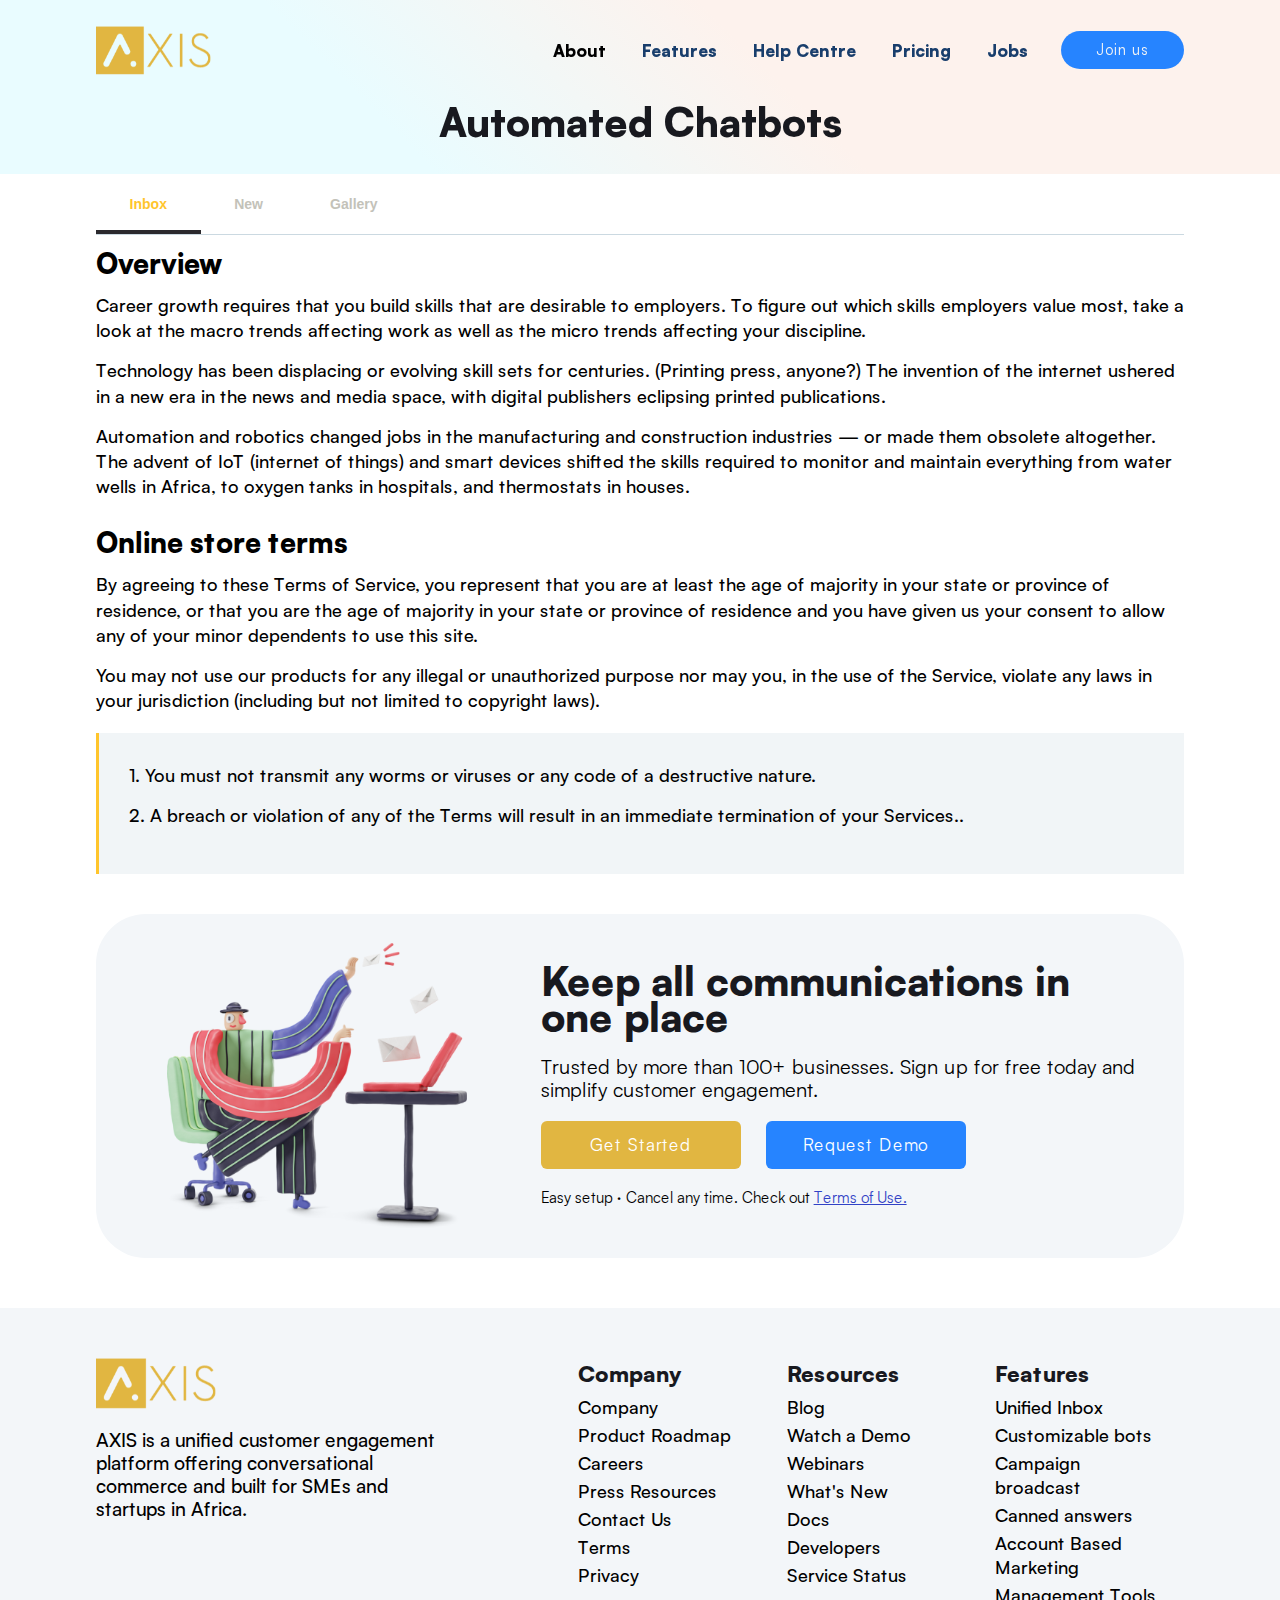
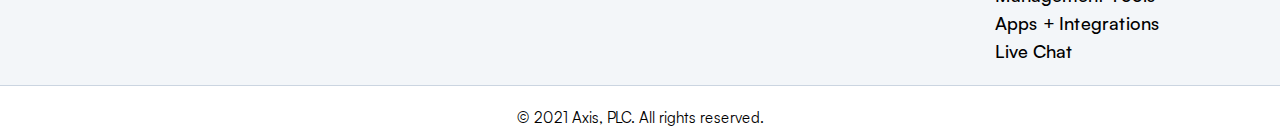
<file: term-of-service.html>
<!DOCTYPE html>
<html lang="en">
<head>
    <meta charset="utf-8">
    <title>Axis</title>
    <meta name="viewport" content="width=device-width, initial-scale=1, minimum-scale=1, maximum-scale=1, user-scalable=no"/>
    <link rel="apple-touch-icon" sizes="57x57" href="images/favicon/apple-icon-57x57.png">
    <link rel="apple-touch-icon" sizes="60x60" href="images/favicon/apple-icon-60x60.png">
    <link rel="apple-touch-icon" sizes="72x72" href="images/favicon/apple-icon-72x72.png">
    <link rel="apple-touch-icon" sizes="76x76" href="images/favicon/apple-icon-76x76.png">
    <link rel="apple-touch-icon" sizes="114x114" href="images/favicon/apple-icon-114x114.png">
    <link rel="apple-touch-icon" sizes="120x120" href="images/favicon/apple-icon-120x120.png">
    <link rel="apple-touch-icon" sizes="144x144" href="images/favicon/apple-icon-144x144.png">
    <link rel="apple-touch-icon" sizes="152x152" href="images/favicon/apple-icon-152x152.png">
    <link rel="apple-touch-icon" sizes="180x180" href="images/favicon/apple-icon-180x180.png">
    <link rel="icon" type="image/png" sizes="192x192" href="images/favicon/android-icon-192x192.png">
    <link rel="icon" type="image/png" sizes="32x32" href="images/favicon/favicon-32x32.png">
    <link rel="icon" type="image/png" sizes="96x96" href="images/favicon/favicon-96x96.png">
    <link rel="icon" type="image/png" sizes="16x16" href="images/favicon/favicon-16x16.png">
    <link rel="manifest" href="images/favicon/manifest.json">
    <meta name="msapplication-TileColor" content="#003b4c">
    <meta name="msapplication-TileImage" content="images/favicon/ms-icon-144x144.png">
    <meta name="theme-color" content="#003b4c">

    <link rel="stylesheet" type="text/css" href="css/plugin.css" />
    <link rel="stylesheet" type="text/css" href="css/main.css" />
</head>
<body>
<!-- header -->
<section class="inside-pages-topper">
    <header class="scrollingg">
        <div class="wrapper">
            <div class="top-bar">
                <div class="tbl">
                    <div class="col left">
                        <a href="index.html" class="logo"> <img src="images/Axis-logo.png" width="186" height="77" alt="Axis-logo"> </a>
                    </div>
                    <div class="col right">
                        <div class="main-menu">
                            <ul id="main_nav">
                                <li class="current active">
                                    <a href="#">About</a>
                                </li>
                                <li >
                                    <a href="#">Features</a>
                                </li>
                                <li >
                                    <a href="#">Help Centre</a>
                                </li>
                                <li >
                                    <a href="#">Pricing</a>
                                </li>
                                <li>
                                    <a href="about-us.html">Jobs</a>
                                </li>
                            </ul>
                        </div>
                        <button class="btn btn-secondary btn-join">
                            <span>Join us</span>
                        </button>
                    </div>
                </div>

                <h2 class="centre">Automated Chatbots</h2>
            </div>
        </div>
    </header>
</section>
<!-- end-of-header -->

<!-- cd-tabs -->
<div class="cd-tabs js-cd-tabs">
    <div class="wrapper">
        <nav>
            <ul class="cd-tabs__navigation js-cd-navigation">
                <li><a data-content="inbox" class="cd-selected" href="#0">Inbox</a></li>
                <li><a data-content="new" href="#0">New</a></li>
                <li><a data-content="gallery" href="#0">Gallery</a></li>
            </ul> <!-- cd-tabs__navigation -->
        </nav>
        <ul class="cd-tabs__content js-cd-content">
            <li data-content="inbox" class="cd-selected">
                <div class="editor">
                    <span class="sub-ttle">Overview</span>

                    <p>Career growth requires that you build skills that are desirable to employers. To figure out which skills employers value most,
                        take a look at the macro trends affecting work as well as the micro trends affecting your discipline.</p>

                    <p>Technology has been displacing or evolving skill sets for centuries. (Printing press, anyone?)
                        The invention of the internet ushered in a new era in the news and media space, with digital publishers
                        eclipsing printed publications.</p>

                    <p>Automation and robotics changed jobs in the manufacturing and construction industries — or made them
                        obsolete altogether. The advent of IoT (internet of things) and smart devices shifted the skills required to monitor and maintain
                        everything from water wells in Africa, to oxygen tanks in hospitals, and thermostats in houses.</p>
                    <span class="sub-ttle">Online store terms</span>
                    <p>By agreeing to these Terms of Service, you represent that you are at least the age of majority in your
                        state or province of residence, or that you are the age of majority in your state or province of
                        residence and you have given us your consent to allow any of your minor dependents to use this site.</p>

                    <p>You may not use our products for any illegal or unauthorized purpose nor may you, in the use of the
                        Service, violate any laws in your jurisdiction (including but not limited to copyright laws).</p>

                    <blockquote>
                        <p>1. You must not transmit any worms or viruses or any code of a destructive nature.
                        </p>
                        <p>2. A breach or violation of any of the Terms will result in an immediate termination of your Services..</p>

                    </blockquote>


                </div>
            </li>
            <li data-content="new">
                <div class="editor">
                    <span class="sub-ttle">Overview</span>

                    <p>Career growth requires that you build skills that are desirable to employers. To figure out which skills employers value most,
                        take a look at the macro trends affecting work as well as the micro trends affecting your discipline.</p>

                    <p>Technology has been displacing or evolving skill sets for centuries. (Printing press, anyone?)
                        The invention of the internet ushered in a new era in the news and media space, with digital publishers
                        eclipsing printed publications.</p>

                    <p>Automation and robotics changed jobs in the manufacturing and construction industries — or made them
                        obsolete altogether. The advent of IoT (internet of things) and smart devices shifted the skills required to monitor and maintain
                        everything from water wells in Africa, to oxygen tanks in hospitals, and thermostats in houses.</p>
                    <span class="sub-ttle">Online store terms</span>
                    <p>By agreeing to these Terms of Service, you represent that you are at least the age of majority in your
                        state or province of residence, or that you are the age of majority in your state or province of
                        residence and you have given us your consent to allow any of your minor dependents to use this site.</p>

                    <p>You may not use our products for any illegal or unauthorized purpose nor may you, in the use of the
                        Service, violate any laws in your jurisdiction (including but not limited to copyright laws).</p>

                </div>
            </li>
            <li data-content="gallery">
                <div class="editor">
                    <span class="sub-ttle">Tab Test 3</span>

                    <p>Career growth requires that you build skills that are desirable to employers. To figure out which skills employers value most,
                        take a look at the macro trends affecting work as well as the micro trends affecting your discipline.</p>

                    <p>Technology has been displacing or evolving skill sets for centuries. (Printing press, anyone?)
                        The invention of the internet ushered in a new era in the news and media space, with digital publishers
                        eclipsing printed publications.</p>

                    <p>Automation and robotics changed jobs in the manufacturing and construction industries — or made them
                        obsolete altogether. The advent of IoT (internet of things) and smart devices shifted the skills required to monitor and maintain
                        everything from water wells in Africa, to oxygen tanks in hospitals, and thermostats in houses.</p>
                    <span class="sub-ttle">Online store terms</span>
                    <p>By agreeing to these Terms of Service, you represent that you are at least the age of majority in your
                        state or province of residence, or that you are the age of majority in your state or province of
                        residence and you have given us your consent to allow any of your minor dependents to use this site.</p>

                    <p>You may not use our products for any illegal or unauthorized purpose nor may you, in the use of the
                        Service, violate any laws in your jurisdiction (including but not limited to copyright laws).</p>

                </div>
            </li>

        </ul> <!-- cd-tabs__content -->
    </div>

</div> <!-- cd-tabs -->
<!-- end-of-cd-tabs -->

<!-- communication-->
<section class="communication padding-top">
    <div class="wrapper">
        <div class="comm">
            <div class="tbl">
                <div class="col left">
                    <img src="images/communication.png" class="talk">
                </div>
                <div class="col right">
                    <h2>Keep all communications in one place </h2>
                    <p>Trusted by more than 100+ businesses. Sign up
                        for free today and simplify customer engagement.
                    </p>
                    <div class="btn-side">
                        <button class="btn primary-btn">Get Started</button>
                        <button class="btn primary-btn blue">Request Demo</button>
                    </div>
                    <p class="set-up">Easy setup · Cancel any time. Check out <a href="#">Terms of Use.</a></p>

                </div>
            </div>
        </div>
    </div>

</section>
<!-- end-of-communication -->

<!-- footer-->
<section class="footer bg-blue margin-top">
    <div class="wrapper">
        <div class="footer-links">
            <div class="col left">
                <a href="index.html" class="logo">
                    <img src="images/Axis-logo.png" width="186" height="77" alt="Axis-logo"> </a>
                <p>
                    AXIS is a unified customer
                    engagement platform offering conversational commerce and built for
                    SMEs and startups in Africa. </p>
            </div>
            <div class="col right">
                <div class="block">
                    <h2 class="ttle">Company</h2>
                    <div class="links-wrap">
                        <ul style="display: block">
                            <li><a href="#">Company</a></li>
                            <li><a href="#">Product Roadmap</a></li>
                            <li><a href="#">Careers</a></li>
                            <li><a href="#">Press Resources</a></li>
                            <li><a href="#">Contact Us</a></li>
                            <li><a href="#">Terms</a></li>
                            <li><a href="#">Privacy</a></li>
                        </ul>
                    </div>
                </div>
                <div class="block">
                    <h2 class="ttle">Resources</h2>
                    <div class="links-wrap">
                        <ul style="display: block">
                            <li><a href="#"> Blog</a></li>
                            <li><a href="#">Watch a Demo</a></li>
                            <li><a href="#">Webinars</a></li>
                            <li><a href="#">What's New</a></li>
                            <li><a href="#">Docs</a></li>
                            <li><a href="#">Developers</a></li>
                            <li><a href="#">Service Status</a></li>
                        </ul>
                    </div>
                </div>
                <div class="block">
                    <h2 class="ttle">Features</h2>
                    <div class="links-wrap">
                        <ul style="display: block">
                            <li><a href="#">Unified Inbox</a></li>
                            <li><a href="#">Customizable bots</a></li>
                            <li><a href="#"> Campaign broadcast</a></li>
                            <li><a href="#">Canned answers</a></li>
                            <li><a href="#">Account Based Marketing</a></li>
                            <li><a href="#">Management Tools</a></li>
                            <li><a href="#">Apps + Integrations</a></li>
                            <li><a href="#">Live Chat</a></li>
                        </ul>
                    </div>
                </div>
            </div>
        </div>
    </div>
</section>

<section class="copywright">
    <div class="strip">
        <p class="centre">© 2021 Axis, PLC. All rights reserved.</p>

    </div>
</section>
<!-- footer -->
</div>
<script type="text/javascript" src="js/jquery-3.4.1.min.js"></script>
<script type="text/javascript" src="js/plugins.js"></script>
<script type="text/javascript" src="js/main.js"></script>
</body>
</file>
<file: css/plugin.css>
/**
 * Owl Carousel v2.3.4
 * Copyright 2013-2018 David Deutsch
 * Licensed under: SEE LICENSE IN https://github.com/OwlCarousel2/OwlCarousel2/blob/master/LICENSE
 */
.owl-carousel,.owl-carousel .owl-item{-webkit-tap-highlight-color:transparent;position:relative}.owl-carousel{display:none;width:100%;z-index:1}.owl-carousel .owl-stage{position:relative;-ms-touch-action:pan-Y;touch-action:manipulation;-moz-backface-visibility:hidden}.owl-carousel .owl-stage:after{content:".";display:block;clear:both;visibility:hidden;line-height:0;height:0}.owl-carousel .owl-stage-outer{position:relative;overflow:hidden;-webkit-transform:translate3d(0,0,0)}.owl-carousel .owl-item,.owl-carousel .owl-wrapper{-webkit-backface-visibility:hidden;-moz-backface-visibility:hidden;-ms-backface-visibility:hidden;-webkit-transform:translate3d(0,0,0);-moz-transform:translate3d(0,0,0);-ms-transform:translate3d(0,0,0)}.owl-carousel .owl-item{min-height:1px;float:left;-webkit-backface-visibility:hidden;-webkit-touch-callout:none}.owl-carousel .owl-item img{display:block;width:100%}.owl-carousel .owl-dots.disabled,.owl-carousel .owl-nav.disabled{display:none}.no-js .owl-carousel,.owl-carousel.owl-loaded{display:block}.owl-carousel .owl-dot,.owl-carousel .owl-nav .owl-next,.owl-carousel .owl-nav .owl-prev{cursor:pointer;-webkit-user-select:none;-khtml-user-select:none;-moz-user-select:none;-ms-user-select:none;user-select:none}.owl-carousel .owl-nav button.owl-next,.owl-carousel .owl-nav button.owl-prev,.owl-carousel button.owl-dot{background:0 0;color:inherit;border:none;padding:0!important;font:inherit}.owl-carousel.owl-loading{opacity:0;display:block}.owl-carousel.owl-hidden{opacity:0}.owl-carousel.owl-refresh .owl-item{visibility:hidden}.owl-carousel.owl-drag .owl-item{-ms-touch-action:pan-y;touch-action:pan-y;-webkit-user-select:none;-moz-user-select:none;-ms-user-select:none;user-select:none}.owl-carousel.owl-grab{cursor:move;cursor:grab}.owl-carousel.owl-rtl{direction:rtl}.owl-carousel.owl-rtl .owl-item{float:right}.owl-carousel .animated{animation-duration:1s;animation-fill-mode:both}.owl-carousel .owl-animated-in{z-index:0}.owl-carousel .owl-animated-out{z-index:1}.owl-carousel .fadeOut{animation-name:fadeOut}@keyframes fadeOut{0%{opacity:1}100%{opacity:0}}.owl-height{transition:height .5s ease-in-out}.owl-carousel .owl-item .owl-lazy{opacity:0;transition:opacity .4s ease}.owl-carousel .owl-item .owl-lazy:not([src]),.owl-carousel .owl-item .owl-lazy[src^=""]{max-height:0}.owl-carousel .owl-item img.owl-lazy{transform-style:preserve-3d}.owl-carousel .owl-video-wrapper{position:relative;height:100%;background:#000}.owl-carousel .owl-video-play-icon{position:absolute;height:80px;width:80px;left:50%;top:50%;margin-left:-40px;margin-top:-40px;background:url(owl.video.play.png) no-repeat;cursor:pointer;z-index:1;-webkit-backface-visibility:hidden;transition:transform .1s ease}.owl-carousel .owl-video-play-icon:hover{-ms-transform:scale(1.3,1.3);transform:scale(1.3,1.3)}.owl-carousel .owl-video-playing .owl-video-play-icon,.owl-carousel .owl-video-playing .owl-video-tn{display:none}.owl-carousel .owl-video-tn{opacity:0;height:100%;background-position:center center;background-repeat:no-repeat;background-size:contain;transition:opacity .4s ease}.owl-carousel .owl-video-frame{position:relative;z-index:1;height:100%;width:100%}
.owl-theme .owl-controls .owl-nav .disabled{ opacity: 0.5; cursor: default; }
</file>
<file: css/main.css>
/*---------- RESET ----------*/
html,
body,
div,
span,
applet,
object,
iframe,
h1,
h2,
h3,
h4,
h5,
h6,
p,
blockquote,
pre,
a,
abbr,
acronym,
address,
big,
cite,
code,
del,
dfn,
em,
font,
img,
ins,
kbd,
q,
s,
samp,
small,
strike,
strong,
sub,
sup,
tt,
var,
b,
u,
i,
center,
dl,
dt,
dd,
ol,
ul,
li,
fieldset,
form,
label,
legend,
table,
caption,
tbody,
tfoot,
thead,
tr,
th,
td {
  margin: 0;
  padding: 0;
  border: 0;
  outline: 0;
  font-size: 100%;
  vertical-align: baseline;
  background: transparent;
}
article,
aside,
footer,
header,
hgroup,
nav,
section,
figure,
figcaption {
  display: block;
  margin: 0;
}
* {
  -webkit-tap-highlight-color: rgba(0, 0, 0, 0);
}
input,
textarea {
  -webkit-border-radius: 0;
  border-radius: 0;
}
input {
  -webkit-appearance: none;
}
body {
  -webkit-text-size-adjust: none;
}
ol,
ul {
  list-style: none;
}
blockquote,
q {
  quotes: none;
}
blockquote:before,
blockquote:after,
q:before,
q:after {
  content: "";
  content: none;
}
:focus {
  outline: 0;
}
::-moz-focus-inner {
  border: 0;
}
ins {
  text-decoration: none;
}
del {
  text-decoration: line-through;
}
table {
  border-collapse: collapse;
  border-spacing: 0;
}
*,
*:after,
*:before {
  -webkit-box-sizing: border-box;
  -moz-box-sizing: border-box;
  box-sizing: border-box;
  -webkit-font-smoothing: antialiased;
  -moz-osx-font-smoothing: grayscale;
}
::-moz-selection {
  background: #84bd00;
  color: #fff;
}
::selection {
  background: #84bd00;
  color: #fff;
}
input[type="checkbox"] {
  -webkit-appearance: checkbox;
}
input[type="radio"] {
  -webkit-appearance: radio;
}

/*! Generated by Font Squirrel (https://www.fontsquirrel.com) on November 7, 2021 */

@font-face {
  font-family: "satoshiregular";
  src: url("fonts/satoshi-regular.woff2") format("woff2"),
    url("fonts/satoshi-regular.woff") format("woff");
  font-weight: normal;
  font-style: normal;
}
@font-face {
  font-family: "satoshiblack";
  src: url("fonts/satoshi-black.woff2") format("woff2"),
    url("fonts/satoshi-black.woff") format("woff");
  font-weight: normal;
  font-style: normal;
}
@font-face {
  font-family: "satoshibold";
  src: url("fonts/satoshi-bold.woff2") format("woff2"),
    url("fonts/satoshi-bold.woff") format("woff");
  font-weight: normal;
  font-style: normal;
}
@font-face {
  font-family: "satoshilight";
  src: url("fonts/satoshi-light.woff2") format("woff2"),
    url("fonts/satoshi-light.woff") format("woff");
  font-weight: normal;
  font-style: normal;
}
@font-face {
  font-family: "satoshimedium";
  src: url("fonts/satoshi-medium.woff2") format("woff2"),
    url("fonts/satoshi-medium.woff") format("woff");
  font-weight: normal;
  font-style: normal;
}

/*---------- ICONS STYLES ----------*/

@font-face {
  font-family: "icomoon";
  src: url("fonts/icomoon.eot?fre0nt");
  src: url("fonts/icomoon.eot?fre0nt#iefix") format("embedded-opentype"),
    url("fonts/icomoon.ttf?fre0nt") format("truetype"),
    url("fonts/icomoon.woff?fre0nt") format("woff"),
    url("fonts/icomoon.svg?fre0nt#icomoon") format("svg");
  font-weight: normal;
  font-style: normal;
  font-display: block;
}

[class^="icon-"],
[class*=" icon-"] {
  /* use !important to prevent issues with browser extensions that change fonts */
  font-family: "icomoon" !important;
  speak: never;
  font-style: normal;
  font-weight: normal;
  font-variant: normal;
  text-transform: none;
  line-height: 1;

  /* Better Font Rendering =========== */
  -webkit-font-smoothing: antialiased;
  -moz-osx-font-smoothing: grayscale;
}

.icon-chevron-up:before {
  content: "\e908";
}
.icon-chevron-down:before {
  content: "\e909";
}

.icon-main-menu:before {
  content: "\e905";
}
.icon-keyboard_arrow_right:before {
  content: "\e906";
}
.icon-keyboard_arrow_left:before {
  content: "\e907";
}

.icon-bell:before {
  content: "\e900";
}
.icon-arrow-circle:before {
  content: "\e901";
}
.icon-people:before {
  content: "\e902";
}
.icon-chat:before {
  content: "\e903";
}
.icon-Frame:before {
  content: "\e904";
}

/*---------- GENERAL STYLES ----------*/
html,
body {
  height: 100%;
}
body {
  color: #333;
  background-color: #fff;
  font-family: "DINPro-Regular", sans-serif;
  font-size: 18px;
  /*padding-top:180px;*/
}
h1,
h2,
h3,
h4 {
  font-weight: normal;
}
a {
  color: #3142c6;
  text-decoration: none;
  -webkit-transition: all 0.3s ease 0s;
  transition: all 0.3s ease 0s;
}

a:hover {
  color: #000;
}
p {
  margin-bottom: 20px;
  line-height: 1.33;
}
.green {
  color: #84bd00;
}
img {
  max-width: 100%;
  width: 100%;
  height: auto;
  padding: 0;
  margin: 0;
  border: none;
  display: block;
}
.clearfloat {
  zoom: 1;
}
.clearfloat:before,
.clearfloat:after {
  content: "";
  display: table;
}
.clearfloat:after {
  clear: both;
}
.wrapper {
  max-width: 1168px;
  width: 100%;
  margin: 0 auto;
  padding: 0 40px;
  position: relative;
}
.col {
  display: table-cell;
  vertical-align: middle;
  text-align: left;
  padding: 0;
  margin: 0;
}

header .top-bar .col.left {
  width: 186px;
}

header .top-bar .logo {
  display: block;
  vertical-align: middle;
  padding: 0;
  margin: 0;
  z-index: 20;
  max-width: 115px;
}

header .col.right {
  text-align: right;
}
.right {
  text-align: right;
}

.centre {
  text-align: center;
}

.tbl {
  display: table;
  padding: 0;
  margin: 0;
  width: 100%;
  position: relative;
}

.col {
  display: table-cell;
  vertical-align: middle;
  text-align: left;
  padding: 0;
  margin: 0;
}

h1,
h2,
h3,
h4,
h5,
h6 {
  font-family: "satoshiblack", sans-serif;
  font-style: normal;
  display: block;
  color: #000000;
  padding: 0;
}

p {
  font-family: "satoshiregular", sans-serif;
  font-style: normal;
  font-weight: normal;
  font-size: 18px;
  line-height: 23px;
  color: #000;
}

/*---------- HEADER STYLES ----------*/
.bg {
  background-size: cover;
  background-repeat: no-repeat;
  background-position: center center;
  display: block;
  width: 100%;
  min-height: 647px;
  position: relative;
  background: linear-gradient(45deg, #e9fcff 30%, #fdf2ed 60%);
}

header .top-bar {
  display: table;
  width: 100%;
  position: relative;
  padding: 26px 0 0;
}

.inside-pages-topper {
  background: linear-gradient(45deg, #e9fcff 30%, #fdf2ed 60%);
  height: 174px;
}

/*---------- MAIN MENUS ----------*/

header .main-menu {
  display: inline-block;
  font-size: 0;
  text-decoration: none;
  vertical-align: middle;
}

#main_nav {
  font-size: 0;
}
#main_nav > li {
  display: inline-block;
  vertical-align: middle;
  margin-left: 10px;
}

#main_nav > li > a {
  font-family: "satoshiblack", sans-serif;
  font-style: normal;
  font-weight: 900;
  font-size: 17px;
  line-height: 34px;
  display: block;
  position: relative;
  color: #193e6c;
  padding: 0 13px;
}

#main_nav > li.has-children > a {
  padding-right: 30px;
}

#main_nav li.active.has-children > a {
  font-weight: bold;
}

#main_nav li.active > a {
  /* font-weight: bold; */
}
#main_nav > li > a:hover {
  color: #000;
}

.btn:hover {
  background-color: #000;
  color: #fff;
}

button {
  border: 2px solid;
  font: inherit;
  line-height: 1;
  margin-top: 2em;
  padding: 0.6em 2.3em;
  cursor: pointer;
  font-size: 25px;
}

.btn {
  border: none;
  background-color: #2684ff;
  display: inline-block;
  padding: 0px 35px;
  color: #f5f5f5;
  font-size: 15px;
  cursor: pointer;
  border-radius: 30px;
  text-transform: none;
  letter-spacing: 1px;
  font-weight: 400;
  margin: 0 auto;
  line-height: 38px;
  font-family: "satoshiregular", Arial, sans-serif;
}

.btn-join {
  margin: 0 0 0 15px;
}
/*----------END OF HEADER STYLES ----------*/
/*----------BANNER ----------*/
.customer-banner h1 {
  font-weight: 900;
  font-size: 58px;
  line-height: 54px;
  color: #18191f;
  padding: 30px 0;
}

.customer-banner p {
  font-size: 24px;
  line-height: 32px;
  width: 80%;
}

.customer-banner {
  padding: 20px 0;
}

.col.right.bner a {
  width: 100%;
  display: inline-block;
}

.customer-banner .col.left {
  width: 60%;
  padding-right: 40px;
}

.new {
  border: none;
  background: #bfd7e2;
  height: 39px;
  line-height: 39px;
  display: block;
  padding: 0 7px;
  color: #193e6c;
  font-size: 16px;
  cursor: pointer;
  border-radius: 26px;
  text-transform: none;
  letter-spacing: 1px;
  font-weight: 400;
  font-family: "satoshimedium", Arial, sans-serif;
  width: 70%;
}

.new-b {
  height: 27px;
  line-height: 27px;
  padding: 0 25px;
  font-size: 15px;
}

.transparent {
  background-color: transparent;
  border-radius: 0;
  font-size: 15px;
}

.tele {
  padding: 0 0 0 22px;
  font-size: 14px;
}

span.tele:hover {
  color: #e1b641;
}
/*----------END OF BANNER STYLES ----------*/

/*----------SPONSOR ----------*/
h2 {
  font-weight: 900;
  font-size: 40px;
  line-height: 36px;
  color: #18191f;
  padding: 0 0 20px;
}

.partners h2 {
  filter: drop-shadow(0px 4px 4px rgba(0, 0, 0, 0.25));
}

.padding-top-bottom {
  padding: 50px 0;
}

.spo-download {
  font-size: 0;
  padding: 20px 0 0;
}

.partners a:first-child {
  margin-left: 0;
}

.partners a {
  display: inline-block;
  vertical-align: middle;
  margin-left: 40px;
  position: relative;
}

.partners a:hover {
  opacity: 0.9;
  transform: translateY(-5px);
}

.spo-download a:hover {
  opacity: 0.9;
  transform: translateY(-5px);
}

.spo-download img {
  max-width: 206px;
}
/*----------END OF SPONSORS STYLES ----------*/

/*----------FEATURES----------*/

.features {
  background-color: #f3f6f9;
}

.featured-articles {
  display: table;
  margin: 0 auto;
  vertical-align: middle;
  width: 100%;
}

.featured-articles .axis {
  display: table-cell;
  text-align: left;
  vertical-align: middle;
  width: 50%;
  padding: 0 20px 0 0;
}

.featured-articles .articles {
  display: table-cell;
  text-align: left;
  vertical-align: middle;
  width: 50%;
}

.articles ul {
  font-size: 0;
  list-style-type: none;
  margin: 0;
  padding: 0;
  text-align: left;
  vertical-align: text-top;
}

.articles ul li {
  -webkit-box-sizing: border-box;
  box-sizing: border-box;
  display: inline-block;
  padding: 0 0 15px 0px;
  vertical-align: text-top;
  width: 50%;
}

h3 {
  font-weight: 900;
  font-size: 52px;
  line-height: 48px;
  padding: 0 0 20px;
}

.axis p {
  font-size: 24px;
  line-height: 24px;
  margin: 20px 0;
  width: 80%;
}

.primary-btn {
  height: 60px;
  line-height: 60px;
  display: inline-block;
  background-color: #e1b641;
  color: #fff;
  text-align: center;
  margin: 20px 0 0;
  /* padding: 0 40px; */
  position: relative;
  -webkit-border-radius: 6px;
  border-radius: 6px;
  -webkit-transition: all 0.3s ease 0s;
  transition: all 0.3s ease 0s;
  font-family: "satoshiblack", sans-serif;
  font-size: 22px;
  max-width: 237px;
}

.ttle {
  font-size: 16px;
  line-height: 32px;
  filter: none;
  padding-bottom: 1px;
}

.icn {
  text-align: left;
  max-width: 51px;
  height: 40px;
  margin: 0 0 10px;
}

.articles p {
  font-size: 14px;
  line-height: 15px;
}
/*----------END OF FEATURES STYLES ----------*/

/*----------LAPTOPS ----------*/
.laptops {
  background-color: transparent;
  display: block;
}

.laptops ul {
  font-size: 0;
  list-style-type: none;
  margin: 0 -20px;
  padding: 0;
}

.pic-wrapper {
  background-color: #bcd1ff;
  border: 1px solid #000000;
  box-sizing: border-box;
  box-shadow: 0px 4px 4px rgba(0, 0, 0, 0.25);
  border-radius: 16px 16px 0px 0px;
  height: 168px;
  position: relative;
}

.laptops ul li {
  -webkit-box-sizing: border-box;
  box-sizing: border-box;
  display: inline-block;
  padding: 20px 20px 0;
  vertical-align: text-top;
  width: 33.33%;
}

.laptops ul li a {
  text-decoration: none;
  display: block;
  text-align: center;
}

.pic-wrapper img {
  position: absolute;
  margin: auto;
  top: 0;
  left: 0;
  right: 0;
  bottom: 0;
  width: 120px;
}

.content {
  background-color: #f8fafc;
  padding: 15px 15px;
  border-radius: 0px 0px 16px 16px;
}

.content p {
  font-size: 14px;
  line-height: 17px;
  color: #374a59;
  font-weight: 400;
  text-align: left;
}

.captn {
  font-family: "satoshiregular", sans-serif;
  font-size: 20px;
  line-height: 24px;
  letter-spacing: 0.2px;
  color: #000;
  font-weight: 600;
  font-style: normal;
  text-align: left;
  padding: 0 0 5px;
  display: block;
}

.date {
  font-size: 10px;
  text-transform: uppercase;
  line-height: 14px;
  color: #6e798c;
  padding: 0 0 10px;
}

.date .col.right {
  text-align: right;
  text-transform: lowercase;
}

.transparent-btn {
  height: 14px;
  line-height: 14px;
  cursor: pointer;
  border: 0 none;
  background-color: transparent;
  color: #007ae9;
  text-align: left;
  font-size: 11px;
  /* min-width: 250px; */
  -webkit-border-radius: 4px;
  border-radius: 4px;
  padding: 0 0 0 0;
  margin-top: 0;
}

.laptops a:hover .transparent-btn {
  color: #000;
}

.content:hover > a > *,
.content:hover > a {
  color: #6e798c;
}

span.right {
  text-align: right;
  display: block;
}
/*----------END OF LAPTOPS STYLES ----------*/

/*----------COMMUNICATIONS ----------*/
.comm {
  background-color: #f3f6f9;
  border-radius: 50px;
  padding: 29px 47px;
}

.comm .col.left {
  width: 40%;
  padding-right: 50px;
}

.comm p {
  font-size: 20px;
  margin-bottom: 0;
}

img.talk {
  width: 100%;
  max-width: 300px;
  margin: 0 auto;
}

.btn-side .primary-btn {
  height: 48px;
  line-height: 48px;
  font-size: 17px;
  width: 200px;
  padding: 0;
  /* margin: 0; */
  font-family: "satoshiregular", sans-serif;
}

.blue {
  background-color: #2684ff;
  margin: 0 0 0 20px;
}

/*----------END OF COMMUNICATIONS STYLES ----------*/

/*----------FOOTER ----------*/
.footer .block {
  vertical-align: top;
  display: inline-block;
  width: calc(33.33% - 30px);
  -webkit-box-sizing: border-box;
  box-sizing: border-box;
  padding: 0 15px;
}

.footer-tbl .ttle {
  font-size: 20px;
  line-height: 32px;
}

.footer .block ul {
  list-style: none;
  padding: 0;
  margin: 0;
}

.footer .block ul li a {
  font-family: "satoshimedium", sans-serif;
  font-size: 18px;
  color: #000;
  padding: 2px 0;
  display: block;
  text-align: left;
}

.footer .block ul li a:hover {
  color: #2684ff;
}

.footer .ttle {
  font-size: 22px;
  padding-bottom: 3px;
  text-align: left;
}

.footer .col.left p {
  font-size: 19px;
  width: 347px;
  font-family: "satoshimedium", Arial, sans-serif;
}

.footer .col.left {
  width: 30%;
  padding-right: 40px;
}

.footer img {
  max-width: 120px;
  padding: 0 0 20px;
}

.footer .col {
  vertical-align: top;
}

.footer .col.right {
  text-align: right;
}

.bg-blue {
  background-color: #f3f6f9;
  width: 100%;
}
.margin-top {
  margin: 50px 0 0;
  padding: 50px 0 0;
}

.footer .tbl {
  padding-bottom: 50px;
}
.strip {
  border-top: 1px solid #cbd5e1;
  width: 100%;
  padding: 20px 0 0px;
}

.strip p {
  font-size: 15px;
}

.btn-side {
  padding: 0 0 17px;
}

p.set-up {
  font-size: 15px;
}

.set-up a {
  text-decoration: underline;
}
/*----------END OF FOOTER ----------*/

/*----------INSIDE-PAGE ----------*/

.inside-pages-topper h2 {
  padding: 29px 0 0;
}
/*----------END OF INSIDE HEADER ----------*/

/*----------CHAT ----------*/

.package {
  display: table;
  table-layout: fixed;
  width: 100%;
  height: 100%;
  margin: 0 auto;
  -moz-box-sizing: border-box;
  -webkit-box-sizing: border-box;
}

.card-left {
  /*background: #e9e9e9;*/
  position: relative;
  margin-bottom: 40px;
  font-size: 0;
  box-sizing: border-box;
  display: flex;
  align-items: center;
}

.package:nth-child(even) .card-left {
  flex-direction: row-reverse;
}

.package:nth-child(even) {
  background: #e9e9e9;
  padding: 30px;
}

.package:nth-child(odd) {
  background: #fff;
  padding: 30px;
}

.col-img {
  font-size: 16px;
  align-items: center;
  width: 30%;
  height: 100%;
  position: relative;
  -webkit-transition: width 1s ease;
  -moz-transition: width 1s ease;
  -o-transition: width 1s ease;
  transition: width 1s ease;
  box-sizing: border-box;
  vertical-align: middle;
  margin-left: 30px;
}

.col-img img {
  /* max-width: 64%; */
  height: auto;
  cursor: pointer;
  position: relative;
  width: 400px;
}

.col-content {
  font-size: 16px;
  padding: 0 2%;
  /* padding: 0 100px 0 0; */
  height: 100%;
  position: relative;
  -webkit-transition: width 1s ease;
  -moz-transition: width 1s ease;
  -o-transition: width 1s ease;
  transition: width 1s ease;
  width: 70%;
  box-sizing: border-box;
  margin-right: 40px;
  margin-left: 40px;
}

.packages {
  padding: 0 2%;
  display: table;
  table-layout: fixed;
  width: 100%;
  max-width: 1300px;
  position: relative;
  margin: 0 auto;
}

.col-content h3 {
  color: #6f6ab2;
}

.col-content h5 {
  color: #ccae4c !important;
}

.chat-box {
  padding: 20px 0;
}

.chat-box-heading {
  font-weight: 900;
  font-size: 58px;
  line-height: 54px;
  color: #18191f;
  padding: 0 0 30px;
}

.chat-box .primary-btn {
  font-family: "satoshiregular", Arial, sans-serif;
  font-size: 17px;
  margin: 0;
  height: 48px;
  line-height: 48px;
}

.blue-text {
  font-size: 18px;
  font-weight: 700;
  font-family: "satoshiblack", Arial, sans-serif;
  line-height: 34px;
  color: #0189d1;
  padding: 0 0 10px;
}

/*----------END OF INSIDE HEADER ----------*/
.products .col-content p {
  font-family: "satoshibold", Arial, sans-serif;
  font-size: 30px;
  line-height: 35px;
  color: #000000;
}

/*----------PRODUCTS ----------*/

.products .col-content {
  padding: 0;
  margin-right: 0;
  margin-left: 0;
}

.products .card-left {
  margin-bottom: 0;
}

.products .package:nth-child(odd) {
  padding: 0;
}

.products-cases h2 span {
  display: block;
  font-family: satoshimedium, Arial, sans-serif;
  font-weight: 400;
  font-size: 20px;
  line-height: 34px;
  padding-top: 7px;
}

.products-cases ul {
  font-size: 0;
  list-style-type: none;
  margin: 0 auto;
  padding: 0;
  text-align: left;
}
.products-cases ul li {
  -webkit-box-sizing: border-box;
  box-sizing: border-box;
  display: inline-block;
  padding: 20px;
  vertical-align: text-top;
  width: 33.33%;
  text-align: left;
  margin: 0px;
  background-color: transparent !important;
}

.products-cases ul li a {
  text-decoration: none;
  display: block;
  text-align: left;
}

.products-cases .icn {
  text-align: left;
  max-width: 42px;
  /* margin: 0 auto; */
  display: block;
}

.products-cases li .icn:before {
  position: relative;
  top: 0;
  font-size: 30px;
  display: inline-block;
  width: 44px;
  height: 44px;
  line-height: 44px;
  text-align: left;
  vertical-align: top;
  color: #f2c617;
}

.products-cases p {
  font-size: 14px;
  line-height: 20px;
  /* text-align: center; */
  color: #2b292d;
  font-weight: 500;
  margin-bottom: 15px;
}

.products-cases h5 {
  font-family: satoshimedium, Arial, sans-serif;
  font-weight: 400;
  font-size: 16px;
  line-height: 18px;
  font-weight: 700;
  letter-spacing: 0.1px;
  color: #2b292d;
  padding: 10px 0;
}

.products-cases ul li:hover > a > * {
  color: #808080;
}

.products-cases ul li:hover > a > *,
.products-cases ul li:hover > a > .icn:before {
  color: #808080;
}

.padding-top {
  padding-top: 40px;
}

.editor p,
.editor ul {
  font-family: "satoshimedium", Arial, SansSerif;
  font-size: 18px;
  line-height: 1.4;
  margin-bottom: 15px;
}

.editor {
  margin: 0 0 0px;
  line-height: 1.4;
  font-size: 18px;
}

.editor .sub-ttle {
  font-weight: 900;
  color: #000;
  padding: 15px 0;
  display: block;
  font-family: "satoshiblack", Arial, SansSerif;
  font-size: 28px;
  line-height: 28px;
}

.editor blockquote {
  display: block;
  background-color: #f1f5f7;
  padding: 30px;
  border-left: 3px solid #ffc52c;
  margin: 20px 0 0;
  font-style: italic;
}

.terms .padding-top-bottom {
  padding: 50px 0 0;
}

section.terms.padding-top-bottom {
  padding-bottom: 0;
}

section.conts.padding-top-bottom {
  padding-bottom: 0;
}
/*----------END OF PRODUCTS ----------*/

#breadcrumbs li:first-child {
  padding-left: 0;
}

#breadcrumbs ul {
  font-size: 0;
  padding: 5px 0 0;
}

#breadcrumbs {
  font-size: 0;
  border-bottom: 1px solid #cbd9e1;
}

#breadcrumbs a:hover,
#breadcrumbs a:focus,
#breadcrumbs a.active,
#breadcrumbs a:focus {
  color: #e1b641;
  border-bottom: 4px solid #2b292d;
}

#breadcrumbs a {
  line-height: normal;
  color: #728694;
  font-size: 14px;
  padding: 14px 5px;
  display: block;
}

#breadcrumbs li {
  display: inline-block;
  vertical-align: top;
  padding-right: 24px;
  position: relative;
  font-family: "satoshibold", Arial, SansSerif;
}

#breadcrumbs li.active > a {
  border-top: 4px solid #ed174c;
  color: red;
  /* padding: 0; */
}

#main_nav li.active > a {
  font-weight: bold;
  color: #000;
}

/*---------- CONTACT FORM ----------*/

form {
  overflow: hidden;
  position: relative;
  width: 600px;
  margin: 0 auto;
}

.conts .conts-input {
  padding: 12px 12px 14px 12px;
  border: 1px solid #c5cbd0;
  margin: 0 0 30px;
  background-color: #fff;
  color: #003b4c;
  font-size: 12px;
  width: 100%;
  resize: vertical;
  font-family: "satoshiregular", Arial, sans-serif;
  font-size: 14px;
  font-style: italic;
}

.conts .conts-txtarea {
  padding: 12px 12px 14px 12px;
  border: 1px solid #c5cbd0;
  margin: 0;
  background-color: #fff;
  color: #003b4c;
  font-size: 12px;
  width: 100%;
  resize: none;
  font-family: "satoshiregular", Arial, sans-serif;
  font-size: 14px;
  font-style: italic;
}

.msg-error {
  color: red;
  position: absolute;
  top: -20px;
}

.conts .blue {
  background-color: #2684ff;
  height: 40px;
  line-height: 40px;
  width: 100%;
  margin: 20px 0 0 0;
  max-width: 100%;
  font-family: "satoshiregular", Arial, sans-serif;
  font-size: 17px;
}

/*header.scrolling {
    box-shadow: 0px 6px 19px rgb(0 0 0 /25%);
    background-color:#fff;
}*/

header.scrolling {
  opacity: 1;
  background-color: #f3f6f9;
  box-shadow: 0px 6px 19px rgb(0 0 0 /25%);
  width: 100%;
  line-height: 66px;
}

.inside-pages-topper .scrolling.scrolling {
  line-height: 0;
}

.inside-pages-topper .scrolling .top-bar {
  padding: 10px 0 0;
}
.inside-pages-topper .scrolling.scrolling .top-bar h2 {
  padding: 9px 0 0;
  font-size: 27px;
  line-height: 34px;
}

header {
  position: fixed;
  z-index: 1600;
  width: 100%;
  height: 119px;
  left: 0;
  top: 0;
  /* overflow: hidden; */
  background-color: transparent;
  -webkit-backface-visibility: hidden;
  backface-visibility: hidden;
  -webkit-transition: all 0.3s ease 0s;
  transition: all 0.3s ease 0s;
}

.offset {
  padding-top: 119px;
}

.partners-logos {
  display: none;
}
.steps-pic {
  display: block;
  padding: 20px 0;
  max-width: 230px;
  margin: auto;
}

.mobile-partners .owl-nav button.owl-next {
  width: 40px;
  height: 40px;
  text-align: center;
  line-height: 43px !important;
  position: absolute;
  right: 8px;
  top: 24%;
  margin: 0;
  font-size: 18px !important;
  border-radius: 100%;
  font-weight: bolder;
  background-color: #e1b641;
  color: #fff;
}

.mobile-partners .owl-nav button.owl-prev {
  width: 40px;
  height: 40px;
  text-align: center;
  line-height: 43px !important;
  position: absolute;
  left: 8px;
  top: 24%;
  margin: 0;
  font-size: 18px;
  border-radius: 100%;
  font-weight: bolder;
  background-color: #e1b641;
  color: #fff;
}

.mobile-partners.owl-carousel.owl-loaded.owl-drag button.owl-dot.active {
  background-color: #8c30f5 !important;
  border: solid 1px #fff;
  transform: scale(1.6);
}

.mobile-partners.owl-loaded.owl-drag button.owl-dot {
  display: inline-block;
  width: 12px;
  height: 12px;
  margin: 5px 8px;
  border-radius: 50%;
  background: transparent !important;
  border: solid 1px #4a4a4a;
  -webkit-transition: all 0.2s ease;
  -moz-transition: all 0.2s ease;
  -o-transition: all 0.2s ease;
  transition: all 0.2s ease;
  -webkit-transform: scale(1);
  -moz-transform: scale(1);
  -ms-transform: scale(1);
  -o-transform: scale(1);
  transform: scale(1);
}

.mobile-partners.owl-carousel.owl-loaded.owl-drag button.owl-dot.active {
  background-color: #8c30f5 !important;
  border: solid 1px #fff;
  transform: scale(1.6);
}

.mobile-partners .owl-dots {
  text-align: center;
  display: block;
}

.footer-links {
  display: table;
  width: 100%;
  margin-left: 0;
  padding: 0 0 20px 0;
  height: 100%;
  position: relative;
}

/*----- MOBILE MENU -----*/
body:after {
  content: "";
  position: fixed;
  top: 0;
  left: 0;
  width: 100%;
  height: 100%;
  background: rgba(0, 0, 0, 0.6);
  visibility: hidden;
  opacity: 0;
  -webkit-transition: opacity 0.3s 0s, visibility 0s 0.3s;
  -moz-transition: opacity 0.3s 0s, visibility 0s 0.3s;
  transition: opacity 0.3s 0s, visibility 0s 0.3s;
}
body.menu-open {
  overflow: hidden;
}
body.menu-open:after {
  visibility: visible;
  opacity: 1;
  z-index: 2500;
  -webkit-transition: opacity 0.3s 0s, visibility 0s 0s;
  -moz-transition: opacity 0.3s 0s, visibility 0s 0s;
  transition: opacity 0.3s 0s, visibility 0s 0s;
}

#mobile_nav_wrapper {
  width: 305px;
  height: 100%;
  padding: 0;
  overflow: hidden;
  position: fixed;
  top: 0;
  right: 0;
  z-index: 3000;
  background-color: #000;
  display: block;
  visibility: hidden;
  -webkit-transition: all 0.25s linear 0s;
  transition: all 0.25s linear 0s;
  -webkit-transform: matrix(1, 0, 0, 1, 305, 0);
  transform: matrix(1, 0, 0, 1, 305, 0);
  -webkit-box-shadow: 0px 0px 5px 0px rgba(0, 0, 0, 0.3);
  -moz-box-shadow: 0px 0px 5px 0px rgba(0, 0, 0, 0.3);
  box-shadow: 0px 0px 5px 0px rgba(0, 0, 0, 0.3);
}
.menu-open #mobile_nav_wrapper {
  display: block;
  overflow-y: auto;
  visibility: visible;
  -webkit-backface-visibility: hidden;
  backface-visibility: hidden;
  -webkit-transform: matrix(1, 0, 0, 1, 0, 0);
  transform: matrix(1, 0, 0, 1, 0, 0);
}

#mobile_nav_wrapper .mobile-nav-content {
  position: relative;
  z-index: 100;
  height: 100%;
}
#mobile_nav_wrapper .header {
  background-color: #333;
  height: 30px;
  padding: 20px;
  position: relative;
  z-index: 200;
}
#mobile_nav_wrapper .header .menu-close {
  height: 50px;
  width: 50px;
  line-height: 50px;
  text-align: center;
  position: absolute;
  top: 0;
  right: 0;
  color: #fff;
  font-size: 26px;
  font-weight: bold;
  display: block;
}
#mobile_nav_wrapper .header .logo {
  display: block;
  width: 100px;
  margin: 41px 0 0 0;
}

.mobile-nav,
.mobile-nav ul {
  padding: 117px 20px 20px 20px;
  position: absolute;
  top: 0;
  left: 0;
  width: 100%;
  height: 100%;
  overflow-x: hidden;
  overflow-y: auto;
  z-index: 150;
  -webkit-transition: -webkit-transform 0.3s;
  -moz-transition: -moz-transform 0.3s;
  transition: transform 0.3s;
  -webkit-overflow-scrolling: touch;
}

.mobile-nav ul.is-hidden {
  -webkit-transform: translateX(100%);
  -moz-transform: translateX(100%);
  -ms-transform: translateX(100%);
  -o-transform: translateX(100%);
  transform: translateX(100%);
}

.mobile-nav a {
  -webkit-transform: translateZ(0);
  -moz-transform: translateZ(0);
  -ms-transform: translateZ(0);
  -o-transform: translateZ(0);
  transform: translateZ(0);
  -webkit-backface-visibility: hidden;
  backface-visibility: hidden;
  -webkit-transition: opacity 0.3s, -webkit-transform 0.3s;
  -moz-transition: opacity 0.3s, -moz-transform 0.3s;
  transition: opacity 0.3s, transform 0.3s;
  font-family: Arial, sans-serif;
}
.mobile-nav > li a {
  display: block;
  padding: 16px 0;
  color: #fff;
  position: relative;
  cursor: pointer;
  border-bottom: 1px dotted #fff;
  font-family: "satoshiregular", sans-serif;
  /* font-weight: 500; */
  font-size: 14px;
  font-weight: normal;
  text-transform: capitalize;
}
.mobile-nav.move-out > li > a,
.mobile-nav ul.move-out > li > a {
  opacity: 0;
  -webkit-transform: translateX(-100%);
  -moz-transform: translateX(-100%);
  -ms-transform: translateX(-100%);
  -o-transform: translateX(-100%);
  transform: translateX(-100%);
}

.mobile-nav li.has-children > a {
  position: relative;
  padding-right: 32px;
}
.mobile-nav li.has-children > a:after {
  font-family: "icomoon" !important;
  speak: none;
  font-style: normal;
  font-weight: normal;
  font-variant: normal;
  text-transform: none;
  -webkit-font-smoothing: antialiased;
  -moz-osx-font-smoothing: grayscale;
  content: "\e901";
  color: #fff;
  display: block;
  width: 35px;
  height: 35px;
  line-height: 35px;
  text-align: center;
  position: absolute;
  right: 0;
  top: 0;
  bottom: 0;
  margin: auto;
  font-size: 24px;
  -webkit-transition: all 0.2s ease-in-out 0s;
  transition: all 0.2s ease-in-out 0s;
}

.mobile-nav li.go-back > a {
  position: relative;
  padding-left: 28px;
}
.mobile-nav li.go-back > a:before {
  content: "";
  display: block;
  width: 14px;
  height: 14px;
  position: absolute;
  left: -10px;
  top: 50%;
  margin-top: -6px;
  transition: all 0.2s ease-in-out 0s;
  font-family: "icomoon" !important;
  speak: none;
  font-style: normal;
  font-weight: normal;
  font-variant: normal;
  text-transform: none;
  -webkit-font-smoothing: antialiased;
  -moz-osx-font-smoothing: grayscale;
  content: "\e903";
  display: block;
  color: #fff;
  line-height: 14px;
  font-size: 28px;
  -webkit-transition: all 0.2s ease-in-out 0s;
}
.mobile-nav > li a.active {
  color: #fff; /*font-weight:bold;*/
}
.mobile-nav > li .secondary-nav a.active {
  color: #fff;
  font-family: "satoshiblack", sans-serif;
}
.menu-icon {
  float: right;
  cursor: pointer;
  display: none;
}
h2.scrolling {
  padding: 10px 0 0;
}

/*----------MEDIA QUERIES ----------*/
@media only screen and (max-width: 1100px) {
  .customer-banner h1 {
    font-size: 50px;
    padding: 30px 0;
  }
  .customer-banner p {
    font-size: 23px;
    width: 90%;
  }
  .new {
    width: 90%;
  }
  .bg {
    min-height: 560px;
  }
  .spo-download img {
    max-width: 150px;
  }
  h3 {
    font-size: 48px;
    line-height: 46px;
    padding: 0 0 18px;
  }
  .axis p {
    font-size: 22px;
    line-height: 22px;
    margin: 18px 0;
    width: 90%;
  }
  .primary-btn {
    font-size: 19px;
  }
  h2 {
    font-size: 36px;
    line-height: 32px;
  }
  .captn {
    font-size: 18px;
  }
  .chat-box-heading {
    font-size: 36px;
    line-height: 40px;
    padding: 0 0 13px;
  }
  .padding-top-bottom {
    padding: 35px 0;
  }
}

@media only screen and (max-width: 1000px) {
  #main_nav > li > a {
    font-size: 17px;
    line-height: 32px;
  }
}
@media only screen and (max-width: 900px) {
  .customer-banner .col.left {
    width: 100%;
    padding-right: 0px;
    display: block;
  }
  .customer-banner .col {
    display: block;
  }
  .customer-banner img {
    width: 300px;
    margin: 0 auto;
  }
  .customer-banner h1 {
    font-size: 40px;
    padding: 20px 0;
    text-align: center;
    line-height: 42px;
  }
  .customer-banner p {
    line-height: 22px;
    font-size: 20px;
    width: 100%;
    text-align: center;
  }
  .featured-articles .articles {
    display: block;
    width: 100%;
  }
  .featured-articles .axis {
    display: block;
    width: 100%;
    padding: 0 0 30px;
  }
  .primary-btn {
    margin-top: 10px;
  }
  .partners-logos {
    display: block;
  }
  .spo-download {
    display: none;
  }
  .padding-top-bottom {
    padding: 30px 0;
  }
  h2 {
    font-size: 28px;
    line-height: 30px;
  }
  h3 {
    padding: 0 0 0;
    font-size: 35px;
  }
  .axis p {
    margin: 18px 0;
    width: 100%;
    text-align: center;
    font-size: 18px;
  }
  h3 {
    font-size: 35px;
    text-align: center;
  }
  .axis .primary-btn {
    text-align: center;
    display: block;
    margin: 0 auto;
  }
  .articles ul li {
    width: 100%;
    display: block;
    text-align: center;
  }
  .icn {
    margin: 0 auto 10px;
    text-align: center;
    display: block;
  }
  .products-cases .icn {
    text-align: left;
    max-width: 42px;
    margin: 0; /*display: block;*/
  }
  .laptops ul li {
    display: block;
    width: 100%;
    margin: 0 auto;
    max-width: 300px;
  }
  .captn {
    font-size: 15px;
    line-height: 18px;
  }
  .comm .col.left {
    width: 100%;
    padding-right: 50px;
    display: block;
  }
  .comm .col {
    display: block;
    width: 100%;
  }
  .primary-btn {
    font-size: 15px;
  }
  .comm p {
    font-size: 18px;
    text-align: center;
  }
  .btn-side {
    padding: 10px 0 17px;
    margin: 0 auto;
    display: block;
    text-align: center;
  }
  #main_nav > li > a {
    padding: 0 9px;
  }
  header .top-bar .col.left {
    width: 130px;
  }
  #main_nav > li {
    margin-left: 4px;
  }
  .blue {
    margin-left: 0;
  }
  .products .col-content p {
    font-size: 26px;
    line-height: 30px;
  }
  .editor p,
  .editor ul {
    font-size: 16px;
    line-height: 1.3;
  }
  .editor .sub-ttle {
    font-size: 24px;
    line-height: 23px;
  }
}
@media only screen and (max-width: 800px) {
  footer .footer-links .col h2:after {
    font-family: "icomoon" !important;
    speak: none;
    font-style: normal;
    font-weight: normal;
    font-variant: normal;
    text-transform: none;
    -webkit-font-smoothing: antialiased;
    -moz-osx-font-smoothing: grayscale;
    content: "\e901";
    display: block;
    width: 35px;
    height: 35px;
    line-height: 35px;
    text-align: center;
    position: absolute;
    right: 19px;
    top: 0;
    bottom: 0;
    margin: auto;
    font-size: 20px;
    -webkit-transition: all 0.2s ease-in-out 0s;
    transition: all 0.2s ease-in-out 0s;
  }
  footer .footer-links h2.ttle.open:after {
    -webkit-transform: rotate(90deg);
    transform: rotate(90deg);
  }
  footer .footer-links h2 {
    margin-bottom: 0;
    padding: 25px 45px 25px 40px;
    position: relative;
    -webkit-transition: all 0.3s ease 0s;
    transition: all 0.3s ease 0s; /* border-bottom: 1px solid #fff; */
  }
  footer .footer-links .col {
    display: block;
    width: 100%;
    padding: 0;
    background-color: transparent; /* border-bottom: 1px solid #fff; */
  }
  footer .wrapper {
    max-width: 100%;
    width: 100%;
    margin: 0 auto;
    padding: 0;
  }
  footer .footer-links h2.ttle.open {
    background-color: #75bc1e;
    color: #fff;
    border-bottom: 2px solid #fff;
  }
  .links-wrap {
    padding: 20px 30px;
    text-align: left;
    display: block;
  }
  footer .footer-links h2.ttle.open {
    background-color: red;
  }
  .footer-links {
    background-color: #f9f9f9;
  }
  footer .footer-links .col {
    display: block;
    width: 100%;
    padding: 0;
    background-color: transparent;
  }
  .footer .block {
    display: block;
    width: 100%;
    padding: 0;
    padding-bottom: 3px;
    text-align: left;
    margin-bottom: 0;
    padding: 20px 10px;
    position: relative;
    -webkit-transition: all 0.3s ease 0s;
    transition: all 0.3s ease 0s;
    background-color: #f3f6f9;
    border-bottom: 1px solid #fff;
  }
  .footer .col {
    vertical-align: top;
    display: block;
    width: 100%;
  }
  .footer .col.left {
    width: 100%;
    padding-right: 0;
  }
  .footer .col.left p {
    font-size: 18px;
    width: 100%;
  }
  .footer h2.ttle.open {
    font-size: 17px;
    padding-bottom: 3px;
    text-align: left;
    margin-bottom: 0;
    padding: 25px 45px 25px 40px;
    position: relative;
    -webkit-transition: all 0.3s ease 0s;
    transition: all 0.3s ease 0s;
    background-color: #bcd1ff;
    border-bottom: 1px solid #fff;
  }
  .footer .ttle {
    font-size: 17px;
  }
  .footer-links {
    padding: 20px;
  }
  .footer .block ul li a {
    font-size: 17px;
  }
  .footer img {
    max-width: 100px;
    padding: 0 0 20px;
    margin: 0 auto;
  }
  .margin-top {
    margin: 30px 0 0;
    padding: 30px 0 0;
  }
  #main_nav {
    display: none;
  }
  .top-bar .menu-icon {
    float: right;
    cursor: pointer;
    display: inline-block;
  }
  span.icon-main-menu {
    font-size: 29px;
    display: inline-block;
    padding: 0px 0 0 20px;
    position: relative;
    vertical-align: middle;
  }
  span.icon-arrow-circle {
    font-size: 29px;
    display: inline-block;
    position: relative;
    height: 69px;
    line-height: 69px;
    padding-left: 20px;
  }
  .new {
    width: 100%;
  }
  .tele {
    padding: 0 0 0 6px;
    font-size: 13px;
  }
  .chat-box-heading {
    font-size: 28px;
    line-height: 25px;
  }
  p {
    font-size: 17px;
    line-height: 20px;
  }
  .card-left {
    margin-bottom: 0;
  }
  .col-content {
    margin-right: 20px;
    margin-left: 20px;
  }
  .padding-top {
    padding-top: 20px;
  }
  img.talk {
    max-width: 200px;
    margin-bottom: 10px;
  }
  .products .col-content p {
    font-size: 24px;
    line-height: 35px;
  }
  .cd-tabs {
    margin: 0;
  }
  .cd-tabs__navigation a {
    height: 39px;
    padding-top: 5px;
  }
  .footer-links .block h2:after {
    font-family: "icomoon" !important;
    speak: none;
    font-style: normal;
    font-weight: normal;
    font-variant: normal;
    text-transform: none;
    -webkit-font-smoothing: antialiased;
    -moz-osx-font-smoothing: grayscale;
    content: "\e906";
    display: block;
    width: 35px;
    height: 35px;
    line-height: 35px;
    text-align: center;
    position: absolute;
    right: 19px;
    top: 0;
    bottom: 0;
    margin: auto;
    font-size: 20px;
    -webkit-transition: all 0.2s ease-in-out 0s;
    transition: all 0.2s ease-in-out 0s;
  }

  .footer-links h2.open:after {
    -webkit-transform: rotate(90deg);
    transform: rotate(90deg);
  }
}

@media only screen and (max-width: 768px) {
  img.talk {
    max-width: 160px;
  }
  h2 {
    font-size: 24px;
    line-height: 23px;
    text-align: center;
  }
  .comm p {
    font-size: 16px;
  }
  .strip p {
    font-size: 14px;
  }
  .axis .primary-btn {
    height: 40px;
    line-height: 40px;
  }
  .customer-banner h1 {
    font-size: 35px;
    padding: 20px 0;
    text-align: center;
    line-height: 35px;
  }
  h3 {
    font-size: 30px;
    line-height: 20px;
  }
  .padding-top-bottom {
    padding: 25px 0;
  }
  header .top-bar .logo {
    max-width: 100px;
  }
  .laptops ul li {
    max-width: 100%;
  }
  .content span.right {
    text-align: left;
  }
  .content .primary-btn {
    margin-top: 4px;
  }
  .content p {
    margin-bottom: 10px;
  }
  .scrolling .top-bar {
    padding: 10px 0 0;
  }
  header.scrolling {
    height: 110px;
  }
  .card-left {
    display: block;
  }
  .col-content {
    margin: 0 0 20px;
    width: 100%;
    padding: 20px 0 0;
  }
  .package:nth-child(odd) {
    padding: 0;
  }
  p {
    font-size: 16px;
    line-height: 18px;
  }
  .card-left .col-img {
    display: none;
  }
  .chat-box .primary-btn {
    font-size: 16px;
    margin: 0;
    height: 34px;
    line-height: 34px;
    max-width: 200px;
  }
  .package:nth-child(even) {
    padding: 0px;
  }
  .inside-pages-topper {
    height: 118px;
  }
  .inside-pages-topper h2 {
    padding: 5px 0 0;
  }
  .inside-pages-topper .scrolling.scrolling .top-bar h2 {
    padding: 0;
    font-size: 22px;
    line-height: 0;
  }
  .blue-text {
    font-size: 14px;
    line-height: 29px;
    padding: 0 0 10px;
  }
  .products .col-content p {
    font-size: 22px;
    line-height: 30px;
  }
  .products .col-content {
    margin: 0 0 10px;
  }
  .products .col-content p {
    margin-bottom: 0;
  }
  .products-cases ul li {
    width: 50%;
    padding: 10px;
  }
  .conts .conts-input {
    margin: 0 0 15px;
  }
  form {
    width: 100%;
  }
  .editor .sub-ttle {
    font-size: 22px;
    line-height: 20px;
  }
}
@media only screen and (max-width: 570px) {
  .wrapper {
    padding: 0 30px;
  }
  .new-b {
    height: 25px;
    line-height: 25px;
    padding: 0 10px;
    font-size: 11px;
  }
  .customer-banner h1 {
    font-size: 30px;
    padding: 20px 0;
    line-height: 30px;
  }
  .comm {
    padding: 29px 20px;
  }
  .inside-pages-topper .scrolling.scrolling .top-bar h2 {
    padding-top: 22px;
  }
  .package p {
    text-align: center;
  }
  .chat-box-heading {
    font-size: 22px;
    line-height: 23px;
    text-align: center;
  }
  .blue-text {
    text-align: center;
    display: block;
  }
  .chat-box .primary-btn {
    margin: 0 auto;
    text-align: center;
    display: block;
  }
  .top-bar .btn {
    padding: 0px 20px;
  }
  form {
    width: 100%;
  }
  .editor p,
  .editor ul {
    font-size: 15px;
    line-height: 1.3;
  }
  .editor .sub-ttle {
    font-size: 19px;
    line-height: 18px;
  }
}

@media only screen and (max-width: 450px) {
  .products-cases ul li {
    width: 100%;
    display: block;
    padding: 10px 0;
  }
  .products-cases .icn {
    margin: 0 auto;
    margin: 0 auto;
    display: block;
  }
  .products-cases h5 {
    text-align: center;
  }
  .products-cases p {
    text-align: center;
  }
  .products-cases span.icon-arrow-circle {
    height: unset;
    line-height: unset;
    padding-left: 0;
  }
}
@media only screen and (max-width: 375px) {
  .wrapper {
    padding: 0 25px;
    position: relative;
  }
  header .top-bar .logo {
    max-width: 80px;
  }
  header .top-bar .col.left {
    width: 90px;
  }
  header .top-bar .btn {
    line-height: 27px;
    padding: 0 25px;
  }
  .new {
    height: auto;
  }
  .tele {
    padding: 0 0 0 4px;
    font-size: 9px;
  }
  .new-b {
    height: 27px;
    line-height: 27px;
    padding: 0 12px;
    font-size: 12px;
  }
  .footer .col.left p {
    font-size: 16px;
    text-align: center;
  }
  .inside-pages-topper h2 {
    padding: 17px 0 0;
  }
  .chat-box-heading {
    font-size: 23px;
    line-height: 25px;
  }
  .inside-pages-topper .scrolling.scrolling .top-bar h2 {
    padding: 17px;
    font-size: 22px;
    line-height: 0;
  }
  p {
    font-size: 15px;
    line-height: 18px;
  }
  .chat-box-heading {
    font-size: 20px;
  }
}

@media only screen and (max-width: 290px) {
  .wrapper {
    padding: 0 20px;
    position: relative;
  }
}

/* --------------------------------

Primary style

-------------------------------- */
*,
*::after,
*::before {
  -webkit-box-sizing: border-box;
  box-sizing: border-box;
}

html {
  font-size: 62.5%;
}

/* --------------------------------

Responsive Tabbed Navigation - by CodyHouse.co

-------------------------------- */

.cd-tabs {
  position: relative;
  width: 100%;
  max-width: 100%;
  margin: 0;
}

@supports (background: linear-gradient(to left, #000, #000)) or
  (background: -webkit-linear-gradient(to left, #000, #000)) {
  /* if linear-gradient is supported */
  .cd-tabs::after {
    /* subtle gradient layer on top right of the tabbed navigation- to indicate it's possible to scroll */
    content: "";
    position: absolute;
    top: 0;
    right: 0;
    height: 60px;
    width: 50px;
    z-index: 1;
    pointer-events: none;
    background: -webkit-gradient(
      linear,
      right top,
      left top,
      from(#f8f7ee),
      to(rgba(248, 247, 238, 0))
    );
    background: linear-gradient(to left, #f8f7ee, rgba(248, 247, 238, 0));
    visibility: visible;
    opacity: 1;
    -webkit-transition: opacity 0.3s 0s, visibility 0s 0s;
    transition: opacity 0.3s 0s, visibility 0s 0s;
  }
  .cd-tabs.cd-tabs--scroll-ended::after {
    /* class added in JavaScript - remove the gradient layer when it's no longer possible to scroll */
    visibility: hidden;
    opacity: 0;
    -webkit-transition: opacity 0.3s 0s, visibility 0s 0.3s;
    transition: opacity 0.3s 0s, visibility 0s 0.3s;
  }
}

.cd-tabs nav {
  overflow: auto;
  -webkit-overflow-scrolling: touch;
  /* background: #f8f7ee; */
  /* -webkit-box-shadow: inset 0 -2px 3px rgba(203, 196, 130, 0.06); */
  /* box-shadow: inset 0 -2px 3px rgba(203, 196, 130, 0.06); */
}

@media only screen and (min-width: 768px) {
  .cd-tabs::after {
    display: none;
  }
  .cd-tabs nav {
    position: absolute;
    top: 0;
    left: 0;
    height: 100%;
    -webkit-box-shadow: inset -2px 0 3px rgba(203, 196, 130, 0.06);
    box-shadow: inset -2px 0 3px rgba(203, 196, 130, 0.06);
    z-index: 1;
  }
}

@media only screen and (min-width: 960px) {
  .cd-tabs nav {
    position: relative;
    float: none;
    background: transparent;
    -webkit-box-shadow: none;
    box-shadow: none;
    border-bottom: 1px solid #cbd9e1;
  }
}

.cd-tabs__navigation {
  width: 360px;
}

.cd-tabs__navigation:after {
  /* clearfix */
  content: "";
  display: table;
  clear: both;
}

.cd-tabs__navigation li {
  float: left;
}

.cd-tabs__navigation a {
  position: relative;
  display: block;
  height: 60px;
  width: 60px;
  text-align: center;
  font-size: 1.2rem;
  font-weight: 700;
  color: #c3c2b9;
  padding-top: 35px;
}

.cd-tabs__navigation a:hover {
  color: #29324e;
  background-color: #f1f5f7;
}

.cd-tabs__navigation a.cd-selected {
  background-color: #ffffff !important;
  color: #ffc52c;
  border-bottom: 4px solid #2b292d;
}

.cd-tabs__navigation a::before {
  /* icons */
  content: "";
  position: absolute;
  top: 15px;
  left: 50%;
  margin-left: -8px;
  display: inline-block;
  height: 16px;
  width: 16px;
}

@media only screen and (min-width: 768px) {
  .cd-tabs__navigation {
    /* move the nav to the left on medium sized devices */
    width: 80px;
    float: left;
  }
  .cd-tabs__navigation a {
    height: 80px;
    width: 80px;
    padding-top: 46px;
  }
  .cd-tabs__navigation a.cd-selected {
  }
  .cd-tabs__navigation a::before {
    top: 24px;
  }
}

@media only screen and (min-width: 960px) {
  .cd-tabs__navigation {
    /* tabbed navigation on top on big devices */
    width: auto;
    background-color: transparent;

    /* -webkit-box-shadow: inset 0 -2px 3px rgba(203, 196, 130, 0.06); */
    /* box-shadow: inset 0 -2px 3px rgba(203, 196, 130, 0.06); */
  }
  .cd-tabs__navigation a {
    height: 60px;
    line-height: 60px;
    width: auto;
    text-align: left;
    font-size: 1.4rem;
    padding: 0 2.4em 0 2.4em;
    -webkit-transition: all 0.3s ease 0s;
    transition: all 0.3s ease 0s;
  }
  .cd-tabs__navigation a.cd-selected {
  }
  .cd-tabs__navigation a::before {
    top: 50%;
    margin-top: -8px;
    margin-left: 0;
    left: 40px;
  }
}

.cd-tabs__content {
  background: #ffffff;
}

.cd-tabs__content li {
  display: none;
  padding: 0;
}

.cd-tabs__content li.cd-selected {
  display: block;
  -webkit-animation: cd-fade-in 0.5s;
  animation: cd-fade-in 0.5s;
}

.cd-tabs__content li p {
  /* font-size: 1.4rem; */
  /* line-height: 1.6; */
  /* color: #8493bf; */
  /* margin-bottom: 2em; */
}

@media only screen and (min-width: 768px) {
  .cd-tabs__content {
    min-height: 480px;
  }
  .cd-tabs__content li {
    padding: 2em 2em 2em 7em;
  }
}

@media only screen and (min-width: 960px) {
  .cd-tabs__content {
    min-height: 0;
  }
  .cd-tabs__content li {
    padding: 0;
  }
  .cd-tabs__content li p {
    /* font-size: 1.6rem; */
  }
}

@-webkit-keyframes cd-fade-in {
  0% {
    opacity: 0;
  }
  100% {
    opacity: 1;
  }
}

@keyframes cd-fade-in {
  0% {
    opacity: 0;
  }
  100% {
    opacity: 1;
  }
}
</file>
